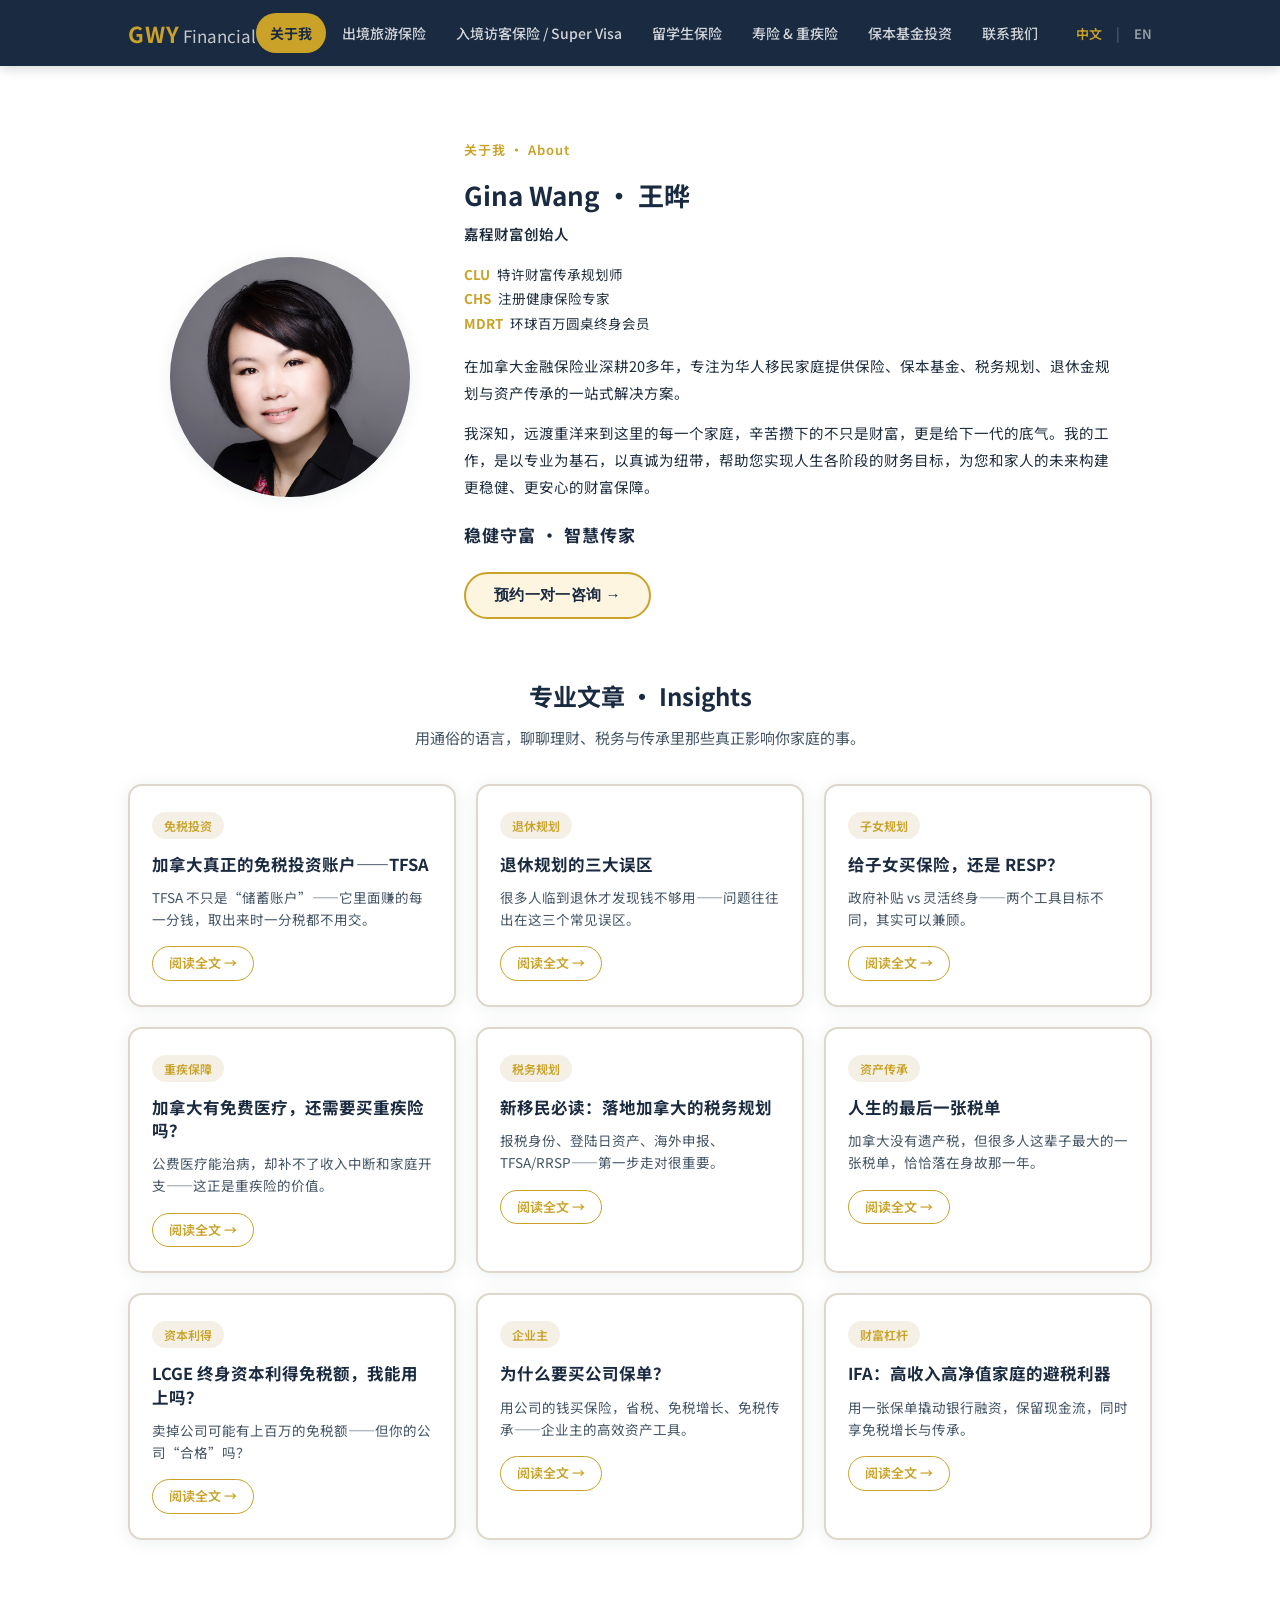
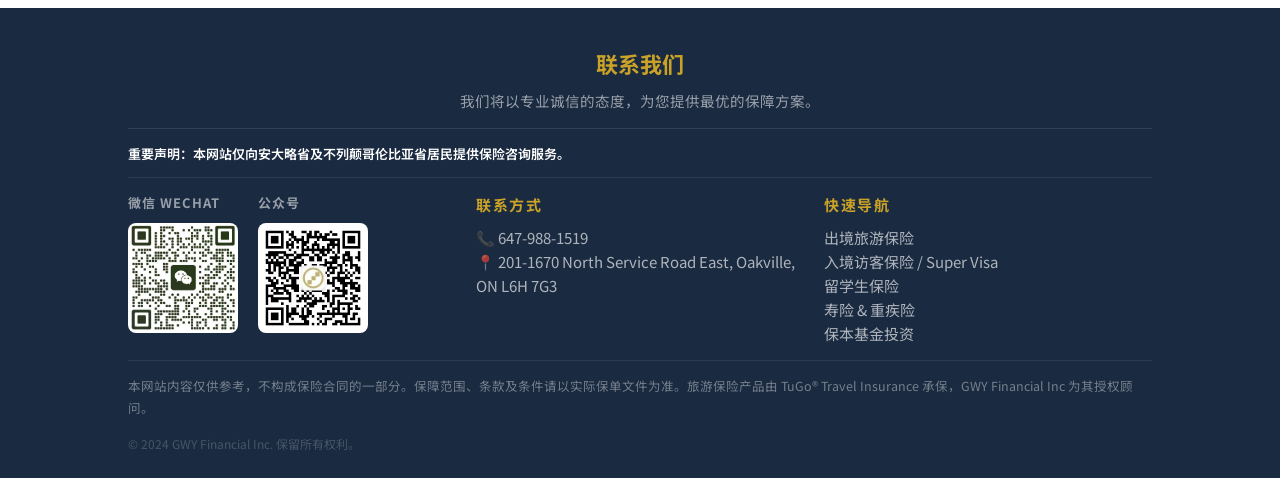
<file: index.html>
<!DOCTYPE html>
<html lang="zh-CN">
<head>
  <meta charset="UTF-8" />
  <meta name="viewport" content="width=device-width, initial-scale=1.0" />
  <title>关于我 | GWY Financial Inc</title>
  <meta name="description" content="嘉程财富 GWY Financial Inc 创始人 Gina Wang —— 为华人移民家庭提供保险理财、保本基金、税务规划、退休金规划与资产传承的一站式服务。" />
  <link rel="stylesheet" href="styles.css?v=6" />
  <link rel="preconnect" href="https://fonts.googleapis.com" />
  <link href="https://fonts.googleapis.com/css2?family=Noto+Sans+SC:wght@300;400;500;700&family=Inter:wght@300;400;500;600;700&display=swap" rel="stylesheet" />
</head>
<body>

<!-- ========== HEADER ========== -->
<header class="site-header">
  <div class="container header-inner">
    <a href="index.html" class="logo">
      <span class="logo-gwy">GWY</span><span class="logo-fin"> Financial</span>
    </a>
    <button class="nav-toggle" aria-label="菜单" onclick="toggleNav()">&#9776;</button>
    <nav class="main-nav" id="mainNav">
      <a href="index.html" class="active" data-i18n="nav.about">关于我</a>
      <a href="services.html#modal-travel"  data-i18n="nav.outbound">出境旅游保险</a>
      <a href="services.html#modal-inbound" data-i18n="nav.inbound">入境访客保险 / Super Visa</a>
      <a href="services.html#modal-student" data-i18n="nav.student">留学生保险</a>
      <a href="services.html#modal-life"    data-i18n="nav.life">寿险 &amp; 重疾险</a>
      <a href="services.html#modal-gif"     data-i18n="nav.gif">保本基金投资</a>
      <a href="#contact-footer" data-i18n="nav.contact">联系我们</a>
    </nav>
    <div class="lang-toggle">
      <button id="btn-zh" class="lang-btn active" onclick="setLang('zh')">中文</button>
      <span class="lang-sep">|</span>
      <button id="btn-en" class="lang-btn"        onclick="setLang('en')">EN</button>
    </div>
  </div>
</header>

<!-- ========== ABOUT / 个人介绍 ========== -->
<section class="section about-section" id="about">
  <div class="container">
    <div class="about-grid">
      <div class="about-photo no-photo">
        <img src="advisor-photo.jpg" alt="顾问照片"
             onload="this.parentNode.classList.remove('no-photo')"
             onerror="this.remove()" />
        <span class="about-photo-ph" data-i18n="about.photo.ph">在此放置您的照片<br/>advisor-photo.jpg</span>
      </div>
      <div class="about-bio">
        <span class="about-eyebrow" data-i18n="about.eyebrow">关于我 · About</span>
        <h2 data-i18n="about.name">Gina Wang · 王晔</h2>
        <p class="about-title" data-i18n="about.title">嘉程财富创始人</p>
        <ul class="about-creds">
          <li data-i18n="about.cred1"><strong>CLU</strong> 特许财富传承规划师</li>
          <li data-i18n="about.cred2"><strong>CHS</strong> 注册健康保险专家</li>
          <li data-i18n="about.cred3"><strong>MDRT</strong> 环球百万圆桌终身会员</li>
        </ul>
        <p data-i18n="about.p1">在加拿大金融保险业深耕20多年，专注为华人移民家庭提供保险、保本基金、税务规划、退休金规划与资产传承的一站式解决方案。</p>
        <p data-i18n="about.p2">我深知，远渡重洋来到这里的每一个家庭，辛苦攒下的不只是财富，更是给下一代的底气。我的工作，是以专业为基石，以真诚为纽带，帮助您实现人生各阶段的财务目标，为您和家人的未来构建更稳健、更安心的财富保障。</p>
        <p class="about-slogan" data-i18n="about.slogan">稳健守富 · 智慧传家</p>
        <div class="about-contact">
          <button type="button" class="btn btn-primary" data-i18n="about.cta" onclick="document.getElementById('aboutReveal').classList.toggle('show')">预约一对一咨询 →</button>
          <div class="about-reveal" id="aboutReveal">
            <a href="tel:6479881519" class="about-phone">📞 647-988-1519</a>
            <div class="about-wechat">
              <img src="gina-wechat-qr.jpg" alt="微信二维码" />
              <span data-i18n="about.wechat">微信扫码联系</span>
            </div>
          </div>
        </div>
      </div>
    </div>

    <div class="about-articles">
      <h3 data-i18n="about.articles.h">专业文章 · Insights</h3>
      <p class="section-sub" data-i18n="about.articles.sub">用通俗的语言，聊聊理财、税务与传承里那些真正影响你家庭的事。</p>
      <div class="article-cards-grid">

        <div class="article-tile" onclick="openModal('modal-art7')">
          <div class="article-tag" data-i18n="about.art7.tag">免税投资</div>
          <h4 data-i18n="about.art7.t">加拿大真正的免税投资账户——TFSA</h4>
          <p data-i18n="about.art7.p">TFSA 不只是“储蓄账户”——它里面赚的每一分钱，取出来时一分税都不用交。</p>
          <span class="tile-cta" data-i18n="about.art.cta">阅读全文 →</span>
        </div>

        <div class="article-tile" onclick="openModal('modal-art1')">
          <div class="article-tag" data-i18n="about.art1.tag">退休规划</div>
          <h4 data-i18n="about.art1.t">退休规划的三大误区</h4>
          <p data-i18n="about.art1.p">很多人临到退休才发现钱不够用——问题往往出在这三个常见误区。</p>
          <span class="tile-cta" data-i18n="about.art.cta">阅读全文 →</span>
        </div>

        <div class="article-tile" onclick="openModal('modal-art8')">
          <div class="article-tag" data-i18n="about.art8.tag">子女规划</div>
          <h4 data-i18n="about.art8.t">给子女买保险，还是 RESP？</h4>
          <p data-i18n="about.art8.p">政府补贴 vs 灵活终身——两个工具目标不同，其实可以兼顾。</p>
          <span class="tile-cta" data-i18n="about.art.cta">阅读全文 →</span>
        </div>

        <div class="article-tile" onclick="openModal('modal-art5')">
          <div class="article-tag" data-i18n="about.art5.tag">重疾保障</div>
          <h4 data-i18n="about.art5.t">加拿大有免费医疗，还需要买重疾险吗？</h4>
          <p data-i18n="about.art5.p">公费医疗能治病，却补不了收入中断和家庭开支——这正是重疾险的价值。</p>
          <span class="tile-cta" data-i18n="about.art.cta">阅读全文 →</span>
        </div>

        <div class="article-tile" onclick="openModal('modal-art2')">
          <div class="article-tag" data-i18n="about.art2.tag">税务规划</div>
          <h4 data-i18n="about.art2.t">新移民必读：落地加拿大的税务规划</h4>
          <p data-i18n="about.art2.p">报税身份、登陆日资产、海外申报、TFSA/RRSP——第一步走对很重要。</p>
          <span class="tile-cta" data-i18n="about.art.cta">阅读全文 →</span>
        </div>

        <div class="article-tile" onclick="openModal('modal-art9')">
          <div class="article-tag" data-i18n="about.art9.tag">资产传承</div>
          <h4 data-i18n="about.art9.t">人生的最后一张税单</h4>
          <p data-i18n="about.art9.p">加拿大没有遗产税，但很多人这辈子最大的一张税单，恰恰落在身故那一年。</p>
          <span class="tile-cta" data-i18n="about.art.cta">阅读全文 →</span>
        </div>

        <div class="article-tile" onclick="openModal('modal-art6')">
          <div class="article-tag" data-i18n="about.art6.tag">资本利得</div>
          <h4 data-i18n="about.art6.t">LCGE 终身资本利得免税额，我能用上吗？</h4>
          <p data-i18n="about.art6.p">卖掉公司可能有上百万的免税额——但你的公司“合格”吗？</p>
          <span class="tile-cta" data-i18n="about.art.cta">阅读全文 →</span>
        </div>

        <div class="article-tile" onclick="openModal('modal-art3')">
          <div class="article-tag" data-i18n="about.art3.tag">企业主</div>
          <h4 data-i18n="about.art3.t">为什么要买公司保单？</h4>
          <p data-i18n="about.art3.p">用公司的钱买保险，省税、免税增长、免税传承——企业主的高效资产工具。</p>
          <span class="tile-cta" data-i18n="about.art.cta">阅读全文 →</span>
        </div>

        <div class="article-tile" onclick="openModal('modal-art4')">
          <div class="article-tag" data-i18n="about.art4.tag">财富杠杆</div>
          <h4 data-i18n="about.art4.t">IFA：高收入高净值家庭的避税利器</h4>
          <p data-i18n="about.art4.p">用一张保单撬动银行融资，保留现金流，同时享免税增长与传承。</p>
          <span class="tile-cta" data-i18n="about.art.cta">阅读全文 →</span>
        </div>

      </div>
    </div>
  </div>
</section>

<!-- ========== FOOTER ========== -->
<footer class="site-footer" id="contact-footer">
  <div class="container footer-inner">
    <div class="footer-advisor">
      <h3 data-i18n="footer.adv.h3">请联系您的顾问 | Contact Your Advisor</h3>
      <p data-i18n="footer.adv.p">我们将以专业诚信的态度，为您提供最优的保障方案。</p>
    </div>
    <p class="footer-disclaimer-highlight" data-i18n="footer.disclaimer">重要声明：本网站仅向安大略省及不列颠哥伦比亚省居民提供保险咨询服务。</p>
    <div class="footer-grid">
      <div class="footer-col">
        <div class="qr-row">
          <div class="qr-item">
            <h4 data-i18n="footer.wechat">微信 WeChat</h4>
            <img src="gina-wechat-qr.jpg" alt="微信二维码" class="qr-img" />
          </div>
          <div class="qr-item">
            <h4>公众号</h4>
            <img src="official-qr.png" alt="公众号二维码" class="qr-img" />
          </div>
        </div>
      </div>
      <div class="footer-col">
        <h4 data-i18n="footer.ct.h4">联系方式</h4>
        <p>📞 <a href="tel:6479881519">647-988-1519</a></p>
        <p>📍 201-1670 North Service Road East, Oakville, ON L6H 7G3</p>
      </div>
      <div class="footer-col">
        <h4 data-i18n="footer.nav.h4">快速导航</h4>
        <p><a href="services.html#modal-travel"  data-i18n="nav.outbound">出境旅游保险</a></p>
        <p><a href="services.html#modal-inbound" data-i18n="nav.inbound">入境访客保险 / Super Visa</a></p>
        <p><a href="services.html#modal-student" data-i18n="nav.student">留学生保险</a></p>
        <p><a href="services.html#modal-life"    data-i18n="nav.life">寿险 &amp; 重疾险</a></p>
        <p><a href="services.html#modal-gif"     data-i18n="tile.gif.h">保本基金投资</a></p>
      </div>
    </div>
    <div class="footer-legal">
      <p data-i18n="footer.legal"></p>
      <p style="margin-top:14px;font-size:12px;opacity:.5" data-i18n="footer.copy">© 2024 GWY Financial Inc. 保留所有权利。</p>
    </div>
  </div>
</footer>

<!-- MODAL OVERLAY -->
<div class="modal-overlay" id="modalOverlay" onclick="closeModal()"></div>

<!-- ── ARTICLE MODALS ── -->
<div class="modal" id="modal-art1" role="dialog" aria-modal="true">
  <div class="modal-header">
    <h2 data-i18n="about.art1.t">退休规划的三大误区</h2>
    <button class="modal-close" onclick="closeModal()" aria-label="关闭">✕</button>
  </div>
  <div class="modal-body article-body">
    <p class="article-lead">退休规划，不是退休前才该做的事。下面这三个误区，几乎每个家庭都踩过——越早避开，退休生活越从容。</p>

    <h4>误区一：靠政府福利就够养老</h4>
    <p>很多人以为有 CPP（养老金）和 OAS（老年金）就能安心退休。事实上，这两项加起来通常只能替代退休前收入的 <strong>30%–40%</strong>，远不足以维持原有的生活水平。</p>
    <p>更要注意 OAS 的“回拨”（Clawback）：当你的退休净收入超过约 $90,000，OAS 就会被逐步扣减，收入越高，能拿到的越少。</p>

    <h4>误区二：RRSP 存得越多越好</h4>
    <p>RRSP 是“延税”，不是“免税”。供款时能减税，但退休提取时 <strong>100% 计为收入</strong>，可能把你推到更高税阶，甚至触发 OAS 回拨。</p>
    <ul>
      <li>聪明的做法是 <strong>RRSP / TFSA / 非注册账户</strong> 三者搭配；</li>
      <li>让未来的提取在不同税务“口袋”之间灵活调配，整体税负更低。</li>
    </ul>

    <h4>误区三：退休了就该把钱全放进 GIC / 现金</h4>
    <p>退休后你可能还要再花 25–30 年，通胀会持续侵蚀购买力。完全保守反而带来“长寿风险”——钱比人先花完。适度的稳健增长，依然必要。</p>

    <h4>解决方案：两个免税退休金工具</h4>
    <p>避开误区之后，这两个工具特别适合用来打造退休后的“免税现金流”：</p>
    <ul>
      <li><strong>TFSA（免税储蓄账户）</strong>：账户内投资的增长与取款<strong>全程免税</strong>；退休后提取不计为应税收入，既不会推高税阶，也不触发 OAS 回拨——是退休现金流里最灵活的“免税口袋”。</li>
      <li><strong>分红储蓄保险（参与型分红保险）</strong>：保单现金价值长期<strong>免税复利</strong>增长；退休后可通过保单贷款 / 提取，获得稳定的“免税”补充收入，而不增加应税收入；同时还附带终身寿险保障与财富传承功能，一举多得。</li>
    </ul>
    <p>一句话：想退休后“少缴税、多到手”，<strong>TFSA</strong> 与<strong>分红储蓄保险</strong>是打造免税退休金的两大利器。</p>

    <p class="article-disclaimer">※ 本文仅作一般信息参考，不构成具体的税务、法律或投资建议。请结合自身情况咨询专业顾问。</p>
  </div>
</div>

<div class="modal" id="modal-art2" role="dialog" aria-modal="true">
  <div class="modal-header">
    <h2 data-i18n="about.art2.t">新移民必读：落地加拿大的税务规划</h2>
    <button class="modal-close" onclick="closeModal()" aria-label="关闭">✕</button>
  </div>
  <div class="modal-body article-body">
    <p class="article-lead">从登陆加拿大那一刻起，你就可能成为“全球征税”的税务居民。落地前后做对几件事，能为未来省下一大笔税。</p>

    <h4>1. 你是“税务居民”吗？</h4>
    <p>加拿大对税务居民按<strong>全球收入</strong>征税——全世界的收入都要申报。判断依据是“居住联系”（住所、配偶子女、经济社会联系），而不只是身份或停留天数。</p>

    <h4>2. 登陆日的“视同购买”——最容易被忽略的省税点</h4>
    <p>成为税务居民当天，你的海外资产被<strong>“视同按当日公允市值买入”</strong>。也就是说，登陆<strong>之前</strong>的增值，加拿大不征税。</p>
    <ul>
      <li>务必保留登陆日各项资产（房产、股票等）的市值证明；</li>
      <li>将来出售时以此为成本基准，避免把登陆前的增值也算进来多缴税。</li>
    </ul>

    <h4>3. 海外资产申报 T1135</h4>
    <p>海外资产成本合计超过 <strong>CAD $100,000</strong>，每年须随报税申报 T1135 表。漏报罚款很重，别忽视。</p>

    <h4>4. 用足免税 / 延税账户</h4>
    <ul>
      <li><strong>TFSA</strong>：增长与取款全免税；</li>
      <li><strong>RRSP</strong>：供款减税、延税增长；</li>
      <li><strong>FHSA</strong>：首次购房，减税又免税；</li>
      <li><strong>RESP</strong>：子女教育，政府还有补贴。</li>
    </ul>

    <h4>5. 第一年就报税</h4>
    <p>即使第一年没有收入，也建议报税：可激活 GST/HST 退税、子女福利（CCB）等。</p>

    <p class="article-disclaimer">※ 本文仅作一般信息参考，不构成具体的税务、法律或投资建议。请结合自身情况咨询专业顾问。</p>
  </div>
</div>

<div class="modal" id="modal-art3" role="dialog" aria-modal="true">
  <div class="modal-header">
    <h2 data-i18n="about.art3.t">为什么要买公司保单？</h2>
    <button class="modal-close" onclick="closeModal()" aria-label="关闭">✕</button>
  </div>
  <div class="modal-body article-body">
    <p class="article-lead">对企业主来说，“用公司买还是用个人买保险”，是一个常被忽略、却能差出很多税的决定。把人寿保险放进公司，往往是更高效的选择。</p>

    <h4>1. 用“更便宜”的钱缴保费</h4>
    <p>公司利润的税率通常低于个人最高税率。用公司的钱缴保费，等于用<strong>成本更低的资金</strong>买同一份保障；若先把钱分红到个人再买，得先缴一道个人所得税。</p>

    <h4>2. 保单内免税增长，还不挤占小企业低税率</h4>
    <ul>
      <li>永久寿险保单内的现金价值<strong>免税复利</strong>增长；</li>
      <li>公司里普通投资的被动收入过高（超过 $50,000/年）会侵蚀小企业低税率额度（SBD）；</li>
      <li>而保险内的增长<strong>不计入</strong>这块，帮你守住公司的低税率。</li>
    </ul>

    <h4>3. 身故赔付经 CDA 免税传承</h4>
    <p>公司收到的身故赔付，扣除保单成本基础（ACB）后的部分会进入<strong>资本股息账户（CDA）</strong>，可作为资本股息<strong>免税</strong>派发给股东或继承人——让公司里“被困住”的财富，以免税方式传给下一代。</p>

    <h4>4. 它还能解决这些问题</h4>
    <ul>
      <li><strong>关键人保障</strong>：核心股东 / 高管身故，赔付帮公司渡过过渡期；</li>
      <li><strong>股东买断协议（Buy-Sell）</strong>：合伙人一方身故，用赔付收购其股份，避免家族与公司纠纷；</li>
      <li><strong>流动性</strong>：用保单现金价值做抵押贷款（如 IFA），保留资金继续投资或经营。</li>
    </ul>

    <h4>适合谁？</h4>
    <ul>
      <li>有盈利、且短期用不到全部利润的公司；</li>
      <li>希望税务高效地积累与传承财富的股东；</li>
      <li>有合伙人、需要安排股权传承的企业。</li>
    </ul>

    <p>一句话：公司保单不只是“保障”，更是企业主<strong>省税、增值、传承</strong>三合一的财务工具。</p>

    <p class="article-disclaimer">※ 本文仅作一般信息参考，不构成具体的税务、法律或投资建议。请结合自身情况咨询专业顾问。</p>
  </div>
</div>

<div class="modal" id="modal-art4" role="dialog" aria-modal="true">
  <div class="modal-header">
    <h2 data-i18n="about.art4.t">IFA：高收入高净值家庭的避税利器</h2>
    <button class="modal-close" onclick="closeModal()" aria-label="关闭">✕</button>
  </div>
  <div class="modal-body article-body">
    <p class="article-lead">IFA（Immediate Financing Arrangement，即时融资安排）在高收入、高净值人群中越来越受欢迎——用<strong>一张永久寿险</strong>，同时实现保障、免税增长、税务优化与现金流保留。</p>

    <h4>它是怎么运作的？</h4>
    <ul>
      <li>购买一份永久型（分红）人寿保险，缴入较大保费；</li>
      <li>以保单的现金价值作抵押，向银行<strong>贷款</strong>，把大部分资金“拿回来”继续投资或投入生意；</li>
      <li>保单内的现金价值持续<strong>免税复利</strong>增长；</li>
      <li>若贷款用于赚取收入，贷款利息（有时还有部分保费成本）可能<strong>税前抵扣</strong>；</li>
      <li>身故时，赔付先偿还贷款，剩余部分（公司持有时）通过 CDA 免税传承给家人。</li>
    </ul>

    <h4>适合谁？</h4>
    <ul>
      <li>持续高收入、现金流稳定；</li>
      <li>名下或公司有可投资的资金需求；</li>
      <li>能理解并承受杠杆与利率波动。</li>
    </ul>

    <h4>要注意什么？</h4>
    <p>这是<strong>杠杆策略</strong>，受利率与保单表现影响，必须由专业团队（顾问 + 会计师）共同设计并持续跟踪。</p>

    <p>一句话：IFA 不是“避税魔法”，而是把<strong>保险、信贷、投资</strong>三者结合的高级现金流与税务工具。</p>

    <p class="article-disclaimer">※ 本文仅作一般信息参考，不构成具体的税务、法律或投资建议。请结合自身情况咨询专业顾问。</p>
  </div>
</div>

<div class="modal" id="modal-art5" role="dialog" aria-modal="true">
  <div class="modal-header">
    <h2 data-i18n="about.art5.t">加拿大有免费医疗，还需要买重疾险吗？</h2>
    <button class="modal-close" onclick="closeModal()" aria-label="关闭">✕</button>
  </div>
  <div class="modal-body article-body">
    <p class="article-lead">很多新移民觉得“加拿大看病免费，重疾险没必要”。但公费医疗治的是“病”，补不了“病带来的经济损失”。</p>

    <h4>公费医疗不覆盖什么？</h4>
    <ul>
      <li>患病期间无法工作的<strong>收入损失</strong>；</li>
      <li>房贷、车贷、孩子学费等照常要还的开支；</li>
      <li>部分自费药物、私立康复 / 护理、海外就医、第二医疗意见；</li>
      <li>家人为照顾你而停工的损失。</li>
    </ul>

    <h4>重疾险补的正是这一块</h4>
    <ul>
      <li>一旦确诊合同约定的重大疾病（癌症、心梗、中风等），<strong>一次性赔付一笔免税现金</strong>；</li>
      <li>这笔钱用途完全自由——补收入、还贷款、请护工、出国治疗都行；</li>
      <li>让你能安心养病，而不是一边治病一边为钱发愁。</li>
    </ul>

    <h4>一个简单的算法</h4>
    <p>假设家庭月开支 $8,000，一场大病康复期 2 年，仅生活开支就约 <strong>$192,000</strong>——这还没算收入中断的部分。</p>

    <p>一句话：公费医疗保你“<strong>治得起病</strong>”，重疾险保你“<strong>病得起</strong>”。两者不是替代，而是互补。</p>

    <p class="article-disclaimer">※ 本文仅作一般信息参考，不构成具体的税务、法律或投资建议。请结合自身情况咨询专业顾问。</p>
  </div>
</div>

<div class="modal" id="modal-art6" role="dialog" aria-modal="true">
  <div class="modal-header">
    <h2 data-i18n="about.art6.t">LCGE 终身资本利得免税额，我能用上吗？</h2>
    <button class="modal-close" onclick="closeModal()" aria-label="关闭">✕</button>
  </div>
  <div class="modal-body article-body">
    <p class="article-lead">如果你拥有一家公司，将来卖掉股份时，可能有一笔<strong>上百万</strong>的“终身资本利得免税额”（LCGE）——但前提是你的公司“合格”。</p>

    <h4>LCGE 是什么？</h4>
    <p>出售“合格小企业公司股份（QSBC）”或合格农场 / 渔业资产时，每人可享有一笔终身资本利得免税额（2026 年起约 <strong>CAD $1.275M</strong>）。用好它，卖公司时这部分增值可以<strong>完全免税</strong>。</p>

    <h4>怎样才算“合格”？（QSBC 三大测试，简化版）</h4>
    <ul>
      <li>公司是<strong>加拿大控股私人公司（CCPC）</strong>；</li>
      <li>出售时，90% 以上资产用于在加拿大<strong>积极经营</strong>业务；</li>
      <li>出售前 24 个月内，50% 以上资产持续用于积极经营，且股份由你或关联人持有。</li>
    </ul>

    <h4>常见“踩雷”点</h4>
    <p>公司里囤积太多闲置现金 / 投资（被动资产），会让股份“不合格”——往往需要提前做“净化（Purification）”，而这些动作通常要在出售前 <strong>2 年</strong>就开始布局。</p>

    <h4>能“倍增”吗？</h4>
    <p>通过让配偶、子女（或家庭信托）合理持股，多个家庭成员可各自动用一份 LCGE，进一步放大免税额度。</p>

    <p>一句话：LCGE 是企业主退出时最大的省税机会之一，但“合格”与“倍增”都需要提前 2 年以上规划。</p>

    <p class="article-disclaimer">※ 本文仅作一般信息参考，不构成具体的税务、法律或投资建议。请结合自身情况咨询专业顾问。</p>
  </div>
</div>

<div class="modal" id="modal-art7" role="dialog" aria-modal="true">
  <div class="modal-header">
    <h2 data-i18n="about.art7.t">加拿大真正的免税投资账户——TFSA</h2>
    <button class="modal-close" onclick="closeModal()" aria-label="关闭">✕</button>
  </div>
  <div class="modal-body article-body">
    <p class="article-lead">很多人把 TFSA 当成“高息储蓄账户”，其实它是加拿大唯一真正“全程免税”的投资账户——账户里赚到的每一分钱，取出来时一分税都不用交。</p>

    <h4>TFSA 到底是什么？</h4>
    <p>TFSA 全称 <strong>Tax-Free Savings Account（免税储蓄账户）</strong>，2009 年推出。名字里的“储蓄”其实有误导——它更像一个“免税外壳”，里面不仅能放现金，还能放 GIC、股票、基金、ETF、债券等投资。</p>
    <ul>
      <li>用<strong>税后的钱</strong>供款；</li>
      <li>账户内的<strong>利息、分红、资本利得全部免税</strong>；</li>
      <li><strong>取款时也完全免税</strong>，且不计入收入、不影响 OAS/GIS 等福利。</li>
    </ul>

    <h4>2026 年能放多少？</h4>
    <ul>
      <li>2026 年度供款额度：<strong>$7,000</strong>（已连续第三年保持 $7,000）；</li>
      <li>若你 <strong>1991 年或更早出生</strong>、自 2009 年起一直是加拿大税务居民、且从未供过款，累计额度最高可达 <strong>$109,000</strong>；</li>
      <li>没用完的额度会自动累积到以后年度，不会作废。</li>
    </ul>

    <h4>最容易踩的坑：取款规则</h4>
    <p>从 TFSA 取出的钱，要到<strong>下一个公历年的 1 月 1 日</strong>才会重新加回你的供款额度。很多人当年取出、又在同年补回，结果造成超额供款，被 CRA 按<strong>每月 1%</strong> 罚款。这是最常见的错误。</p>

    <h4>谁最该把 TFSA 用好？</h4>
    <ul>
      <li>几乎每一位成年税务居民都该有一个；</li>
      <li>收入处于较低税阶、RRSP 抵税效果有限的人；</li>
      <li>需要灵活动用资金的人（应急金、买房首付、过渡资金）——取款免税且不限用途；</li>
      <li>退休人士：TFSA 取款不计入收入，不会触发 OAS 退税（clawback）。</li>
    </ul>

    <h4>TFSA 还是 RRSP？一句话区别</h4>
    <ul>
      <li><strong>RRSP</strong>：供款时抵税、取款时计税，适合“现在高税阶、退休后低税阶”；</li>
      <li><strong>TFSA</strong>：供款时不抵税，但增值和取款全免税、又灵活，适合长期免税增长与随时取用；</li>
      <li>两者并非二选一，<strong>搭配使用</strong>往往最优。</li>
    </ul>

    <p>一句话：别让 TFSA 躺成一个“高息储蓄账户”——把它当成你最宝贵的“免税增长空间”用起来，长期复利的威力会让你惊讶。</p>

    <p class="article-disclaimer">※ 本文仅作一般信息参考，不构成具体的税务、法律或投资建议。请结合自身情况咨询专业顾问。</p>
  </div>
</div>

<div class="modal" id="modal-art8" role="dialog" aria-modal="true">
  <div class="modal-header">
    <h2 data-i18n="about.art8.t">给子女买保险，还是 RESP？</h2>
    <button class="modal-close" onclick="closeModal()" aria-label="关闭">✕</button>
  </div>
  <div class="modal-body article-body">
    <p class="article-lead">“给孩子存钱，是买保险还是开 RESP？”这其实不是非此即彼——两者目标不同，搞清楚再决定，甚至可以兼顾。</p>

    <h4>RESP：为“上学”而生</h4>
    <ul>
      <li>政府补贴 CESG：供款的 20%，每年最高 $500，终身最高 $7,200；</li>
      <li>账户内投资免税增长；</li>
      <li>孩子读大专 / 大学时提取，以孩子较低的税率计税。</li>
      <li>局限：主要用于继续教育；若孩子不升学，补贴要退回、增长部分提取还可能被加税；供款终身上限 $50,000。</li>
    </ul>

    <h4>儿童保险（永久寿险）：为“人生”做准备</h4>
    <ul>
      <li>趁孩子年幼、健康，用极低保费锁定<strong>终身可保性</strong>（将来即使生病也有保障）；</li>
      <li>保单现金价值免税增长，未来可灵活用作首付、创业、补充教育金；</li>
      <li>用途不限于读书，也不受“必须升学”约束。</li>
    </ul>

    <h4>怎么选？</h4>
    <p>不必二选一。常见做法是：<strong>先用 RESP 拿足政府补贴</strong>，再用儿童保险做一份灵活、长期的财富储备，两者互补。</p>

    <p>一句话：RESP 管“上学”，保险管“人生”——能兼顾，孩子的底气最足。</p>

    <p class="article-disclaimer">※ 本文仅作一般信息参考，不构成具体的税务、法律或投资建议。请结合自身情况咨询专业顾问。</p>
  </div>
</div>

<div class="modal" id="modal-art9" role="dialog" aria-modal="true">
  <div class="modal-header">
    <h2 data-i18n="about.art9.t">人生的最后一张税单</h2>
    <button class="modal-close" onclick="closeModal()" aria-label="关闭">✕</button>
  </div>
  <div class="modal-body article-body">
    <p class="article-lead">加拿大没有“遗产税”，但这并不代表你走的时候不用交税——事实上，很多人这辈子最大的一张税单，恰恰落在身故的那一年。</p>

    <h4>为什么会有“最后一张税单”？</h4>
    <p>加拿大税法规定，人在身故时，税务上被<strong>视同把名下几乎所有资产按公平市价变卖了一次</strong>（Deemed Disposition，视同处置），由此产生的税要在你最后一年的报税表上结清。主要包括：</p>
    <ul>
      <li>投资、股票、基金、出租房等的<strong>资本增值</strong>——增值部分的一半计入当年应税收入；</li>
      <li>RRSP / RRIF 的<strong>全部余额</strong>——一次性计入当年收入，可能瞬间被推到最高税阶；</li>
      <li>公司股份、海外资产同样适用。</li>
    </ul>

    <h4>这张税单可能有多大？</h4>
    <p>举个例子：一套增值 80 万的出租房，加上 50 万的 RRSP/RRIF，再加一些投资账户——叠加起来，可能在身故当年产生几十万的税款；而且 RRSP/RRIF 全额计入收入，往往直接落到最高边际税率。</p>

    <h4>哪些可以免或缓？</h4>
    <ul>
      <li><strong>自住房</strong>：一个家庭一套自住房的增值免税；</li>
      <li><strong>配偶顺延（Spousal Rollover）</strong>：资产留给配偶，可把这笔税递延到第二位配偶身故时；</li>
      <li>但“递延”不等于“免除”——到第二代手上时，这笔账迟早要结。</li>
    </ul>

    <h4>真正的难题：钱从哪来？</h4>
    <p>税局要的是<strong>现金</strong>，而你的财富可能锁在房子、RRSP、公司股份里。继承人为了交税，常被迫：</p>
    <ul>
      <li>在不合适的时机贱价急售房产或投资；</li>
      <li>损失本可继续增值的空间，甚至让家族资产缩水。</li>
    </ul>

    <h4>常见的解法</h4>
    <ul>
      <li>用<strong>人寿保险</strong>“对冲”这张税单：用相对较小的保费，换一笔身故时免税到账的赔偿金，正好用来交税，让家人保住房子和资产、不被迫贱卖；</li>
      <li>提前做传承规划：配偶顺延、信托、慈善捐赠抵税等工具组合；</li>
      <li>越早规划，选择越多、成本越低。</li>
    </ul>

    <p>一句话：加拿大虽无遗产税，但“视同变现”这张最后的税单真实存在。提前规划，才能让你辛苦攒下的财富完整地传给下一代，而不是先交给税局。</p>

    <p class="article-disclaimer">※ 本文仅作一般信息参考，不构成具体的税务、法律或投资建议。请结合自身情况咨询专业顾问。</p>
  </div>
</div>

<script src="scripts.js?v=6"></script>
</body>
</html>
</file>
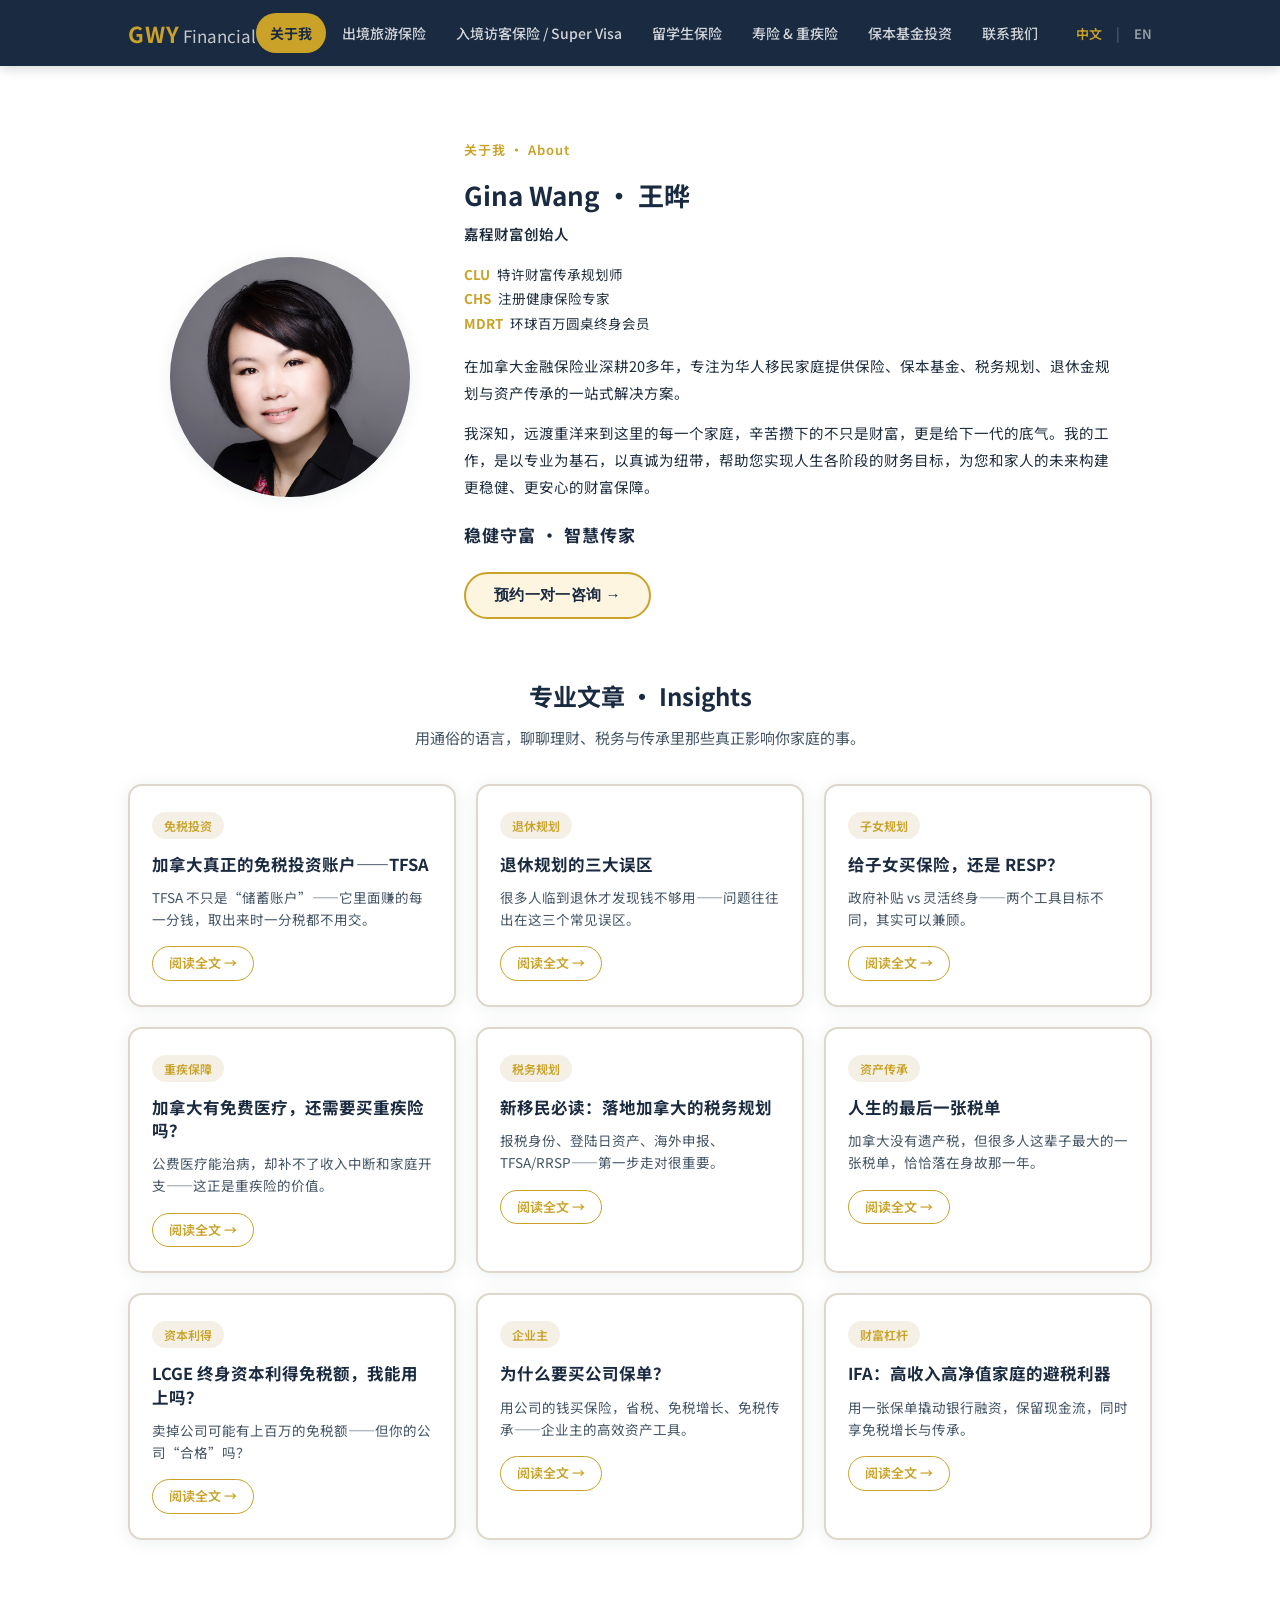
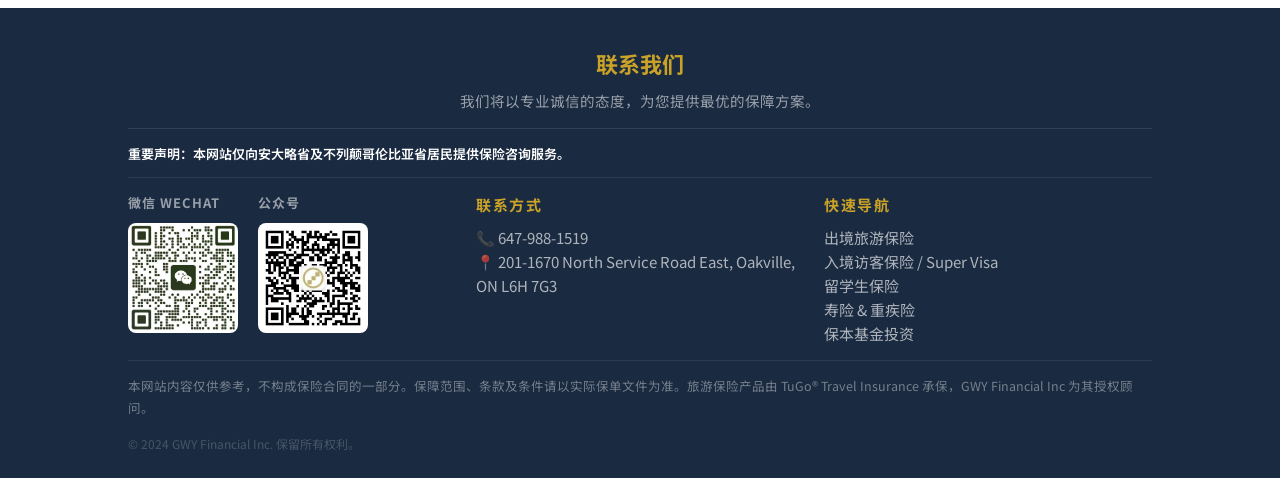
<file: about.html>
<!DOCTYPE html>
<html lang="zh-CN">
<head>
  <meta charset="UTF-8" />
  <title>GWY Financial Inc</title>
  <link rel="canonical" href="https://gwyfinancial.ca/" />
  <meta http-equiv="refresh" content="0; url=/" />
  <script>location.replace('/');</script>
</head>
<body>
  正在跳转… <a href="/">点此进入 GWY Financial Inc</a>
</body>
</html>
</file>
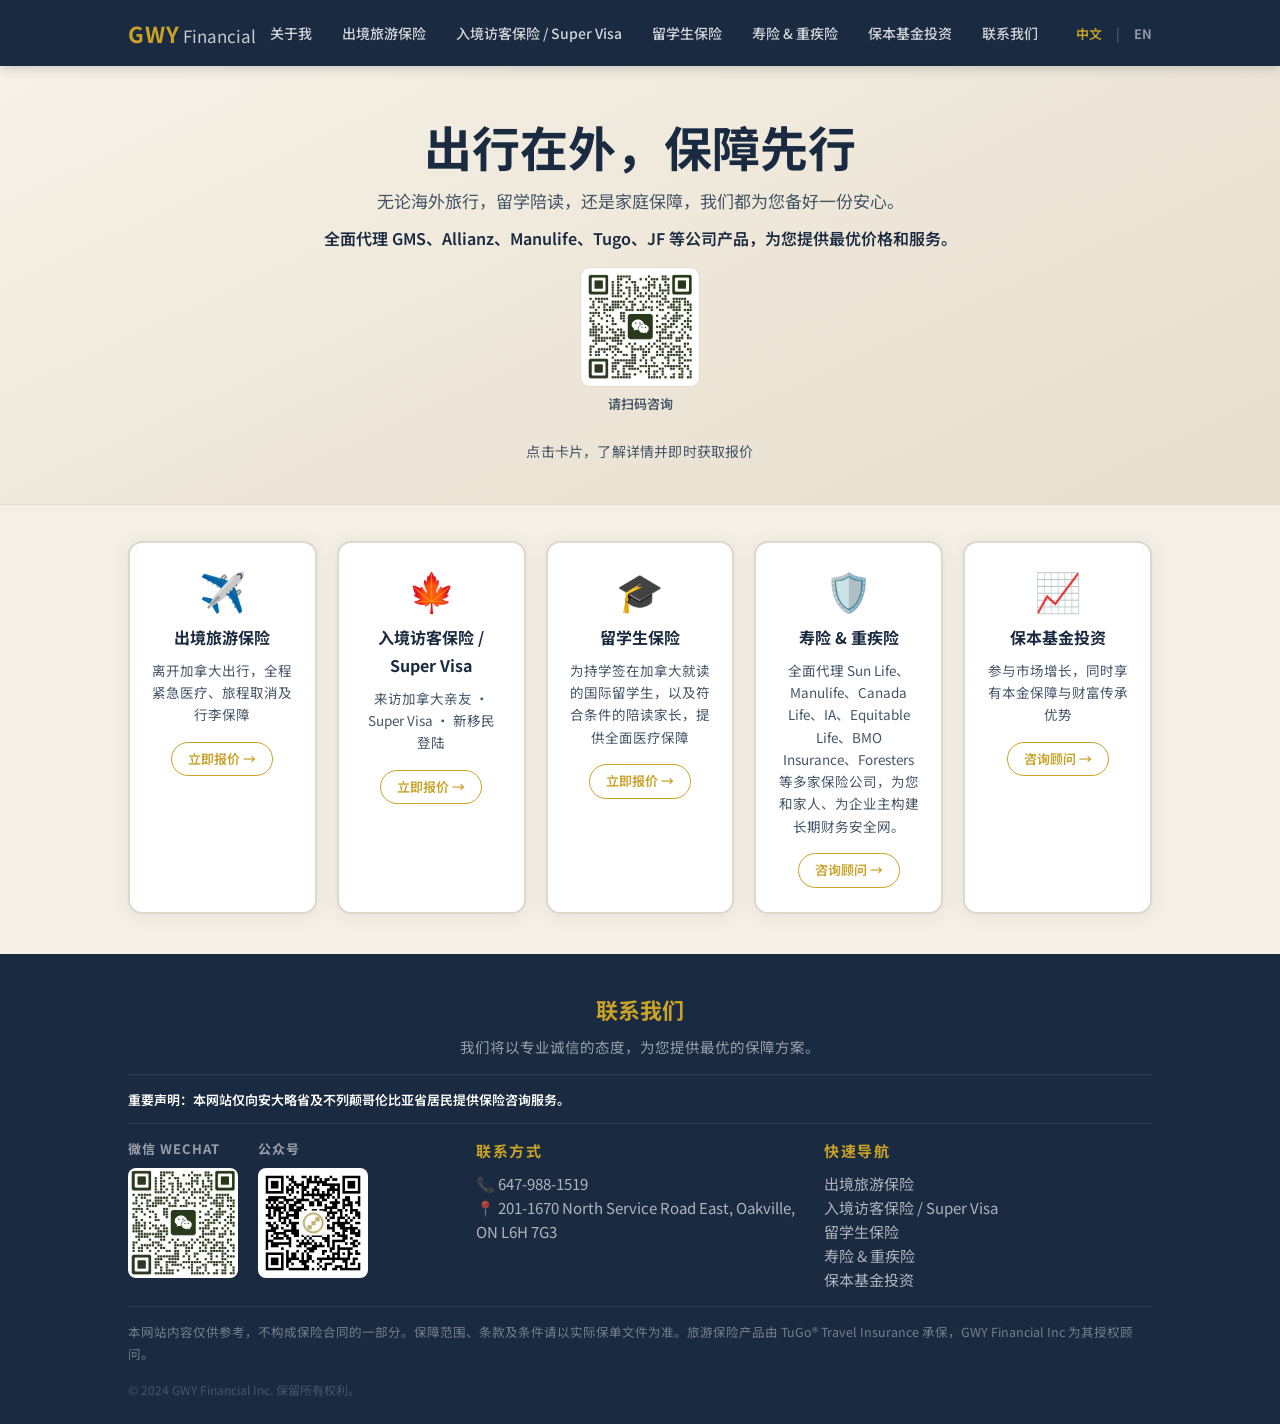
<file: services.html>
<!DOCTYPE html>
<html lang="zh-CN">
<head>
  <meta charset="UTF-8" />
  <meta name="viewport" content="width=device-width, initial-scale=1.0" />
  <title>GWY Financial Inc – 旅游保险 | Travel Insurance</title>
  <meta name="description" content="GWY Financial Inc 为安省及BC省居民提供旅游保险、国际留学生保险及寿险重疾险服务。" />
  <link rel="stylesheet" href="styles.css" />
  <meta name="google-site-verification" content="Ohd4FgPdgi04OuWrJZJlTWRUyqQt8fpjwCcVAbtP_LM" />
  <!-- Open Graph / WeChat share preview -->
  <meta property="og:type" content="website" />
  <meta property="og:url" content="https://gwyfinancial.ca/services.html" />
  <meta property="og:title" content="旅游保险快线 | GWY Financial Inc" />
  <meta property="og:description" content="出境旅游、入境访客、留学生保险、寿险重疾险及保本基金 — 专业服务安省及BC省居民" />
  <meta property="og:image" content="https://gwyfinancial.ca/og-image.png" />
  <meta property="og:image:width" content="1200" />
  <meta property="og:image:height" content="630" />
  <meta name="twitter:card" content="summary_large_image" />
  <link rel="preconnect" href="https://fonts.googleapis.com" />
  <link href="https://fonts.googleapis.com/css2?family=Noto+Sans+SC:wght@300;400;500;700&family=Inter:wght@300;400;500;600;700&display=swap" rel="stylesheet" />
</head>
<body>

<!-- ========== HEADER ========== -->
<header class="site-header">
  <div class="container header-inner">
    <a href="index.html" class="logo">
      <span class="logo-gwy">GWY</span><span class="logo-fin"> Financial</span>
    </a>
    <button class="nav-toggle" aria-label="菜单" onclick="toggleNav()">&#9776;</button>
    <nav class="main-nav" id="mainNav">
      <a href="index.html" data-i18n="nav.about">关于我</a>
      <a href="#" onclick="openModal('modal-travel');return false;" data-i18n="nav.outbound">出境旅游保险</a>
      <a href="#" onclick="openModal('modal-inbound');return false;" data-i18n="nav.inbound">入境访客保险 / Super Visa</a>
      <a href="#" onclick="openModal('modal-student');return false;"  data-i18n="nav.student">留学生保险</a>
      <a href="#" onclick="openModal('modal-life');return false;"     data-i18n="nav.life">寿险 &amp; 重疾险</a>
      <a href="#" onclick="openModal('modal-gif');return false;"      data-i18n="nav.gif">保本基金投资</a>
      <a href="#contact-footer" data-i18n="nav.contact">联系我们</a>
    </nav>
    <div class="lang-toggle">
      <button id="btn-zh" class="lang-btn active" onclick="setLang('zh')">中文</button>
      <span class="lang-sep">|</span>
      <button id="btn-en" class="lang-btn"        onclick="setLang('en')">EN</button>
    </div>
  </div>
</header>

<!-- ========== HERO ========== -->
<section class="hero" id="top">
  <div class="container hero-content">
    <h1 data-i18n="hero.h1">出行在外，保障先行</h1>
    <p class="hero-sub" data-i18n="hero.sub">无论海外旅行，留学陪读，还是家庭保障，我们都为您备好一份安心。</p>
    <p class="hero-agency" data-i18n="hero.agency">全面代理 GMS、Allianz、Manulife、Tugo、JF 等公司产品，为您提供最优价格和服务。</p>
    <div class="hero-qr-cta">
      <img src="gina-wechat-qr.jpg" alt="扫码咨询微信二维码 Ginaw99" class="hero-qr-img" />
      <span class="hero-qr-text" data-i18n="hero.qr">请扫码咨询</span>
    </div>
    <p class="hero-hint" data-i18n="products.sub">点击卡片，了解详情并即时获取报价</p>
  </div>
</section>

<!-- ========== PRODUCT CARDS ========== -->
<section class="section products-grid-section" id="products">
  <div class="container">
    <div class="product-cards-grid">

      <div class="product-tile" onclick="openModal('modal-travel'); setTab('travel','out');">
        <div class="tile-icon">✈️</div>
        <h3 data-i18n="tile.out.h">出境旅游保险</h3>
        <p data-i18n="tile.out.p">离开加拿大出行，全程紧急医疗、旅程取消及行李保障</p>
        <span class="tile-cta" data-i18n="tile.cta">立即报价 →</span>
      </div>

      <div class="product-tile" onclick="openModal('modal-inbound');">
        <div class="tile-icon">🍁</div>
        <h3 data-i18n="tile.in.h">入境访客保险 / Super Visa</h3>
        <p data-i18n="tile.in.p">来访加拿大亲友 · Super Visa · 新移民登陆</p>
        <span class="tile-cta" data-i18n="tile.cta">立即报价 →</span>
      </div>

      <div class="product-tile" onclick="openModal('modal-student'); setTab('student','sp');">
        <div class="tile-icon">🎓</div>
        <h3 data-i18n="tile.student.h">留学生保险</h3>
        <p data-i18n="tile.student.p">为持学签在加拿大就读的国际留学生，以及符合条件的陪读家长，提供全面医疗保障</p>
        <span class="tile-cta" data-i18n="tile.cta">立即报价 →</span>
      </div>

      <div class="product-tile" onclick="openModal('modal-life');">
        <div class="tile-icon">🛡️</div>
        <h3 data-i18n="tile.life.h">寿险 &amp; 重疾险</h3>
        <p data-i18n="tile.life.p">全面代理 Sun Life、Manulife、Canada Life、IA、Equitable Life、BMO Insurance、Foresters 等多家保险公司，为您和家人、为企业主构建长期财务安全网。</p>
        <span class="tile-cta" data-i18n="tile.life.cta">咨询顾问 →</span>
      </div>

      <div class="product-tile" onclick="openModal('modal-gif');">
        <div class="tile-icon">📈</div>
        <h3 data-i18n="tile.gif.h">保本基金投资</h3>
        <p data-i18n="tile.gif.p">参与市场增长，同时享有本金保障与财富传承优势</p>
        <span class="tile-cta" data-i18n="tile.life.cta">咨询顾问 →</span>
      </div>


    </div>
  </div>
</section>

<!-- ========== FOOTER ========== -->
<footer class="site-footer" id="contact-footer">
  <div class="container footer-inner">
    <div class="footer-advisor">
      <h3 data-i18n="footer.adv.h3">请联系您的顾问 | Contact Your Advisor</h3>
      <p data-i18n="footer.adv.p">我们将以专业诚信的态度，为您提供最优的保障方案。</p>
    </div>
    <p class="footer-disclaimer-highlight" data-i18n="footer.disclaimer">重要声明：本网站仅向安大略省及不列颠哥伦比亚省居民提供保险咨询服务。</p>
    <div class="footer-grid">
      <div class="footer-col">
        <div class="qr-row">
          <div class="qr-item">
            <h4 data-i18n="footer.wechat">微信 WeChat</h4>
            <img src="gina-wechat-qr.jpg" alt="微信二维码 Ginaw99" class="qr-img" />
          </div>
          <div class="qr-item">
            <h4>公众号</h4>
            <img src="official-qr.png" alt="公众号二维码" class="qr-img" />
          </div>
        </div>
      </div>
      <div class="footer-col">
        <h4 data-i18n="footer.ct.h4">联系方式</h4>
        <p>📞 <a href="tel:6479881519">647-988-1519</a></p>
        <p>📍 201-1670 North Service Road East, Oakville, ON L6H 7G3</p>
      </div>
      <div class="footer-col">
        <h4 data-i18n="footer.nav.h4">快速导航</h4>
        <p><a href="#" onclick="openModal('modal-travel');return false;" data-i18n="nav.outbound">出境旅游保险</a></p>
        <p><a href="#" onclick="openModal('modal-inbound');return false;" data-i18n="nav.inbound">入境访客保险 / Super Visa</a></p>
        <p><a href="#" onclick="openModal('modal-student');return false;" data-i18n="nav.student">留学生保险</a></p>
        <p><a href="#" onclick="openModal('modal-life');return false;" data-i18n="nav.life">寿险 &amp; 重疾险</a></p>
        <p><a href="#" onclick="openModal('modal-gif');return false;" data-i18n="tile.gif.h">保本基金投资</a></p>
      </div>
    </div>
    <div class="footer-legal">
      <p data-i18n="footer.legal"></p>
      <p style="margin-top:14px;font-size:12px;opacity:.5" data-i18n="footer.copy">© 2024 GWY Financial Inc. 保留所有权利。</p>
    </div>
  </div>
</footer>

<!-- ========================================================
     MODALS
     ======================================================== -->

<!-- MODAL OVERLAY -->
<div class="modal-overlay" id="modalOverlay" onclick="closeModal()"></div>

<!-- ── MODAL 1: 旅游保险 ── -->
<div class="modal" id="modal-travel" role="dialog" aria-modal="true">
  <div class="modal-header">
    <h2>✈️ <span data-i18n="nav.outbound">出境旅游保险</span></h2>
    <button class="modal-close" onclick="closeModal()" aria-label="关闭">✕</button>
  </div>
  <div class="modal-body">
    <p data-i18n="travel.out.p">适合居住在安省或BC省、前往海外旅行的居民，涵盖紧急医疗、旅程取消/中断、行李丢失等保障。</p>
    <ul class="feature-list">
      <li data-i18n="travel.out.f1">✅ 紧急医疗及住院保障</li>
      <li data-i18n="travel.out.f2">✅ 旅程取消 / 中断赔偿</li>
      <li data-i18n="travel.out.f3">✅ 行李及随身物品保障</li>
      <li data-i18n="travel.out.f4">✅ 24小时紧急援助热线</li>
    </ul>
    <div class="modal-cta-box">
      <a href="https://shop.tugo.com/store/EXC829" target="_blank" rel="noopener" class="btn btn-primary btn-lg" data-i18n="tugo.widget.quote">立即在线报价 / Get a Quote</a>
      <p class="cta-note" data-i18n="cta.note">由 TuGo Travel Insurance 提供 · 在线购买后，保单即时发送至您的邮箱</p>
    </div>

    <!-- Claims info -->
    <details class="modal-details">
      <summary data-i18n="claims.h3">📋 如何办理理赔</summary>
      <div class="steps">
        <div class="step"><div class="step-num">1</div><div><strong data-i18n="claims.s1.t">紧急情况先就医</strong><p data-i18n="claims.s1.p">若发生医疗紧急状况，请先就医，同时尽快拨打 TuGo 24小时援助热线。</p></div></div>
        <div class="step"><div class="step-num">2</div><div><strong data-i18n="claims.s2.t">联系 TuGo 援助热线</strong><p data-i18n="claims.s2.p">北美免费：<strong>1-800-387-4357</strong> &nbsp;|&nbsp; 国际直拨：<strong>+1-416-340-0049</strong></p></div></div>
        <div class="step"><div class="step-num">3</div><div><strong data-i18n="claims.s3.t">提交理赔申请</strong><p data-i18n="claims.s3.p">登录 <a href="https://www.tugo.com/claims" target="_blank" rel="noopener">tugo.com/claims</a> 提交理赔材料。</p></div></div>
      </div>
    </details>

    <details class="modal-details">
      <summary data-i18n="faq.h3">❓ 常见问题</summary>
      <div class="faq-list">
        <details><summary data-i18n="faq.q1">保险覆盖哪些国家/地区？</summary><p data-i18n="faq.a1"></p></details>
        <details><summary data-i18n="faq.q2">已有既往症是否可以投保？</summary><p data-i18n="faq.a2"></p></details>
        <details><summary data-i18n="faq.q3">购买后可以修改出行日期吗？</summary><p data-i18n="faq.a3"></p></details>
        <details><summary data-i18n="faq.q5">我是安省或BC省以外的省份居民，可以购买吗？</summary><p data-i18n="faq.a5"></p></details>
      </div>
    </details>
  </div>
</div>

<!-- ── MODAL 1b: 入境访客 / Super Visa ── -->
<div class="modal" id="modal-inbound" role="dialog" aria-modal="true">
  <div class="modal-header">
    <h2>🍁 <span data-i18n="modal.inbound.title">入境访客保险</span></h2>
    <button class="modal-close" onclick="closeModal()" aria-label="关闭">✕</button>
  </div>
  <div class="modal-body">
    <ul class="feature-list">
      <li data-i18n="travel.in.f1">✅ 紧急医疗及住院保障</li>
      <li data-i18n="travel.in.f2">✅ 等待期内新移民医疗保障</li>
      <li data-i18n="travel.in.f3">✅ 可按日计费，灵活选择保障天数</li>
      <li data-i18n="travel.in.f4">✅ 24小时中英文紧急援助</li>
      <li data-i18n="travel.in.f6">✅ Super Visa 保额可达 $100,000+</li>
    </ul>
    <div class="modal-cta-box">
      <a href="https://shop.tugo.com/store/EXC829" target="_blank" rel="noopener" class="btn btn-primary btn-lg" data-i18n="tugo.widget.quote">立即在线报价 / Get a Quote</a>
      <p class="cta-note" data-i18n="cta.note">由 TuGo Travel Insurance 提供 · 在线购买后，保单即时发送至您的邮箱</p>
    </div>

    <details class="modal-details">
      <summary data-i18n="claims.h3">📋 如何办理理赔</summary>
      <div class="steps">
        <div class="step"><div class="step-num">1</div><div><strong data-i18n="claims.s1.t">紧急情况先就医</strong><p data-i18n="claims.s1.p">若发生医疗紧急状况，请先就医，同时尽快拨打 TuGo 24小时援助热线。</p></div></div>
        <div class="step"><div class="step-num">2</div><div><strong data-i18n="claims.s2.t">联系 TuGo 援助热线</strong><p data-i18n="claims.s2.p">北美免费：<strong>1-800-387-4357</strong> &nbsp;|&nbsp; 国际直拨：<strong>+1-416-340-0049</strong></p></div></div>
        <div class="step"><div class="step-num">3</div><div><strong data-i18n="claims.s3.t">提交理赔申请</strong><p data-i18n="claims.s3.p">登录 <a href="https://www.tugo.com/claims" target="_blank" rel="noopener">tugo.com/claims</a> 提交理赔材料。</p></div></div>
      </div>
    </details>

    <details class="modal-details">
      <summary data-i18n="faq.h3">❓ 常见问题</summary>
      <div class="faq-list">
        <details><summary data-i18n="inbound.faq.q1">Super Visa 保险有哪些硬性要求？</summary><p data-i18n="inbound.faq.a1"></p></details>
        <details><summary data-i18n="inbound.faq.q2">Super Visa 保险可以退款吗？</summary><p data-i18n="inbound.faq.a2"></p></details>
        <details><summary data-i18n="inbound.faq.q3">父母/祖父母回国后保单还有效吗？</summary><p data-i18n="inbound.faq.a3"></p></details>
        <details><summary data-i18n="inbound.faq.q4">访客提前回国，保费能退吗？</summary><p data-i18n="inbound.faq.a4">可以申请退费。如果保障期间内没有发生任何理赔，提供回国登机牌，即可申请退还未使用天数对应的保费，扣除 $25 手续费。</p></details>
      </div>
    </details>
  </div>
</div>

<!-- ── MODAL 2: 留学生保险 ── -->
<div class="modal" id="modal-student" role="dialog" aria-modal="true">
  <div class="modal-header">
    <h2 data-i18n="student.h2">🎓 留学生 &amp; 陪读家长保险</h2>
    <button class="modal-close" onclick="closeModal()" aria-label="关闭">✕</button>
  </div>
  <div class="modal-body">
    <div class="tab-bar">
      <button class="tab-btn active" id="tab-student-sp" onclick="setTab('student','sp')">
        <span data-i18n="student.tab.s">👩‍🎓 留学生保险</span>
      </button>
      <button class="tab-btn" id="tab-student-pp" onclick="setTab('student','pp')">
        <span data-i18n="student.tab.p">👨‍👩‍👧 陪读家长保险</span>
      </button>
    </div>

    <!-- Student -->
    <div class="tab-panel" id="student-sp">
      <p data-i18n="student.s.p">专为持学签在加拿大就读的留学生设计，在省级健康保险不覆盖或等待期间提供全面医疗保障。</p>
      <ul class="feature-list">
        <li data-i18n="student.s.f1">✅ 门诊 / 住院紧急医疗</li>
        <li data-i18n="student.s.f2">✅ 处方药物保障</li>
        <li data-i18n="student.s.f3">✅ 牙科急症保障</li>
        <li data-i18n="student.s.f4">✅ 视力检查</li>
        <li data-i18n="student.s.f5">✅ 心理健康咨询</li>
        <li data-i18n="student.s.f6">✅ 紧急医疗转运及遣返</li>
      </ul>
      <div class="modal-cta-box">
        <a href="https://shop.tugo.com/store/EXC829" target="_blank" rel="noopener" class="btn btn-primary btn-lg" data-i18n="tugo.widget.quote">立即在线报价 / Get a Quote</a>
        <p class="cta-note" data-i18n="cta.note">由 TuGo Travel Insurance 提供 · 保单即时发送至邮箱</p>
      </div>
    </div>

    <!-- Parent -->
    <div class="tab-panel hidden" id="student-pp">
      <p style="font-size:14px;color:var(--text-mid);margin-bottom:16px;" data-i18n="pp.intro">留学生父母来加拿大陪读，可以作为 <strong>Family Member（家庭成员）</strong>购买 TuGo 留学生保险，享受优惠价格。需满足以下条件：</p>

      <div class="condition-list">
        <div class="condition-item">
          <div class="condition-num">1</div>
          <div>
            <strong data-i18n="pp.c1.t">留学生本人须符合 TuGo 国际学生保险资格</strong>
            <p data-i18n="pp.c1.p">在加拿大全职或兼职就读，已投保或符合投保 TuGo 留学生保险资格</p>
          </div>
        </div>
        <div class="condition-item">
          <div class="condition-num">2</div>
          <div>
            <strong data-i18n="pp.c2.t">属于留学生的直系家庭成员</strong>
            <p data-i18n="pp.c2.p">父母可作为家庭成员投保</p>
          </div>
        </div>
        <div class="condition-item">
          <div class="condition-num">3</div>
          <div>
            <strong data-i18n="pp.c3.t">与留学生在加拿大共同居住</strong>
            <p data-i18n="pp.c3.p">须与留学生居住在同一地址、保障期间相同。如仅为短期探望，建议购买入境访客保险</p>
          </div>
        </div>
        <div class="condition-item">
          <div class="condition-num">4</div>
          <div>
            <strong data-i18n="pp.c4.t">年龄须在 15天 至 59岁 之间</strong>
            <p data-i18n="pp.c4.p">60岁及以上的家长，建议购买入境访客保险</p>
          </div>
        </div>
        <div class="condition-item">
          <div class="condition-num">5</div>
          <div>
            <strong data-i18n="pp.c5.t">满足基本健康要求</strong>
            <p data-i18n="pp.c5.p">不能在医生建议不宜旅行的情况下入境；未被诊断为绝症；未接受或被建议接受姑息治疗</p>
          </div>
        </div>
      </div>

      <div class="modal-cta-box">
        <a href="https://shop.tugo.com/store/EXC829" target="_blank" rel="noopener" class="btn btn-primary btn-lg" data-i18n="tugo.widget.quote">立即在线报价 / Get a Quote</a>
        <p class="cta-note" data-i18n="cta.note">由 TuGo Travel Insurance 提供 · 在线购买后，保单即时发送至您的邮箱</p>
      </div>
    </div>

    <details class="modal-details">
      <summary data-i18n="claims.h3">📋 如何办理理赔</summary>
      <div class="steps">
        <div class="step"><div class="step-num">1</div><div><strong data-i18n="claims.s1.t">紧急情况先就医</strong><p data-i18n="claims.s1.p">若发生医疗紧急状况，请先就医，同时尽快拨打 TuGo 24小时援助热线。</p></div></div>
        <div class="step"><div class="step-num">2</div><div><strong data-i18n="claims.s2.t">联系 TuGo 援助热线</strong><p data-i18n="claims.s2.p">北美免费：<strong>1-800-387-4357</strong> &nbsp;|&nbsp; 国际直拨：<strong>+1-416-340-0049</strong></p></div></div>
        <div class="step"><div class="step-num">3</div><div><strong data-i18n="claims.s3.t">提交理赔申请</strong><p data-i18n="claims.s3.p">登录 <a href="https://www.tugo.com/claims" target="_blank" rel="noopener">tugo.com/claims</a> 提交理赔材料。</p></div></div>
      </div>
    </details>

    <details class="modal-details">
      <summary data-i18n="faq.h3">❓ 常见问题</summary>
      <div class="faq-list">
        <details><summary data-i18n="sfaq.q1">留学生是否必须购买额外医疗保险？</summary><p data-i18n="sfaq.a1"></p></details>
        <details><summary data-i18n="sfaq.q3">陪读家长回国后保单还有效吗？</summary><p data-i18n="sfaq.a3"></p></details>
        <details><summary data-i18n="sfaq.q4">保险可以中途取消并退款吗？</summary><p data-i18n="sfaq.a4"></p></details>
      </div>
    </details>
  </div>
</div>

<!-- ── MODAL 3: 寿险 & 重疾险 ── -->
<div class="modal" id="modal-life" role="dialog" aria-modal="true">
  <div class="modal-header">
    <h2 data-i18n="life.h2">🛡️ 寿险 &amp; 重疾险</h2>
    <button class="modal-close" onclick="closeModal()" aria-label="关闭">✕</button>
  </div>
  <div class="modal-body">
    <p style="margin-bottom:20px" data-i18n="life.sub">全面代理 Sun Life、Manulife、Canada Life、IA、Equitable Life、BMO Insurance、Foresters 等多家保险公司，为您和家人，为企业主构建长期财务安全网。</p>

    <div class="life-cards-grid">
      <div class="life-mini-card">
        <div class="life-card-icon">🏠</div>
        <h4>🏠 Term | 定期寿险</h4>
        <p data-i18n="life.term.desc">若投保人在指定期限内（10年、20年等）身故，受益人获得免税赔偿金。</p>
        <ul style="margin-top:8px;padding-left:0;list-style:none;">
          <li data-i18n="life.term.l1">✅ 保费低，保额大</li>
          <li data-i18n="life.term.l2">✅ 投保年龄 18–85 岁，最高保障至 85 岁</li>
          <li data-i18n="life.term.l3">✅ 可在一定年限内免体检转换为终身保险</li>
          <li data-i18n="life.term.l4">ℹ️ 不适合做遗产规划工具</li>
        </ul>
      </div>
      <div class="life-mini-card">
        <div class="life-card-icon">🌱</div>
        <h4>🌱 Participating Whole Life | 分红保险</h4>
        <p data-i18n="life.par.desc">集终身保障、免税退休金和财富传承于一体，是家庭资产配置中的重要防御性资产。</p>
        <ul style="margin-top:8px;padding-left:0;list-style:none;">
          <li data-i18n="life.par.l1">✅ 免税复利稳健积累财富</li>
          <li data-i18n="life.par.l2">✅ 隔离债权人追讨</li>
          <li data-i18n="life.par.l3">✅ 免遗产认证，直接传承受益人</li>
          <li data-i18n="life.par.l5">✅ 可抵押银行贷款</li>
          <li data-i18n="life.par.l6">✅ 遗产规划的重要工具</li>
        </ul>
      </div>
      <div class="life-mini-card">
        <div class="life-card-icon">💡</div>
        <h4>💡 Universal Life | 万能寿险</h4>
        <p data-i18n="life.ul.desc">终身保险 + 投资账户，灵活调整。可在一定额度内选购保单内置的基金投资，获得长期免税增长，也可以只买保险不投资。</p>
        <ul style="margin-top:8px;padding-left:0;list-style:none;">
          <li data-i18n="life.ul.l1">✅ 终身寿险保障</li>
          <li data-i18n="life.ul.l2">✅ 保单内置基金，免税长期增长</li>
          <li data-i18n="life.ul.l4">✅ 遗产规划的重要工具</li>
        </ul>
      </div>
      <div class="life-mini-card">
        <div class="life-card-icon">❤️‍🩹</div>
        <h4>❤️‍🩹 Critical Illness | 重大疾病险</h4>
        <p data-i18n="life.ci.desc">早期赔付 + 全额赔付，为健康筑起财务防线。为癌症、中风、心脏病、心脏搭桥等 25+ 种重大疾病提供财务保障，一旦确诊即可获得免税理赔金。</p>
        <ul style="margin-top:8px;padding-left:0;list-style:none;">
          <li data-i18n="life.ci.l1">✅ 理赔金一次性免税发放，资金用途不受限制</li>
          <li data-i18n="life.ci.l2">✅ Best Doctors® 最佳医生服务，免费提供第二医学意见</li>
          <li data-i18n="life.ci.l4">✅ 可选有条件退还保费条款（ROP）</li>
        </ul>
      </div>
    </div>


    <!-- Contact Form -->
    <details class="modal-details" open>
      <summary data-i18n="form.h3">📩 留下联系方式，顾问尽快回复</summary>
      <form id="lifeForm" onsubmit="submitForm(event)" style="margin-top:16px">
        <div class="form-grid">
          <div class="form-group">
            <label data-i18n="form.name.l">姓名 <span class="req">*</span></label>
            <input type="text" name="name" required data-i18n-ph="ph.name" placeholder="您的姓名" />
          </div>
          <div class="form-group">
            <label data-i18n="form.phone.l">电话 <span class="req">*</span></label>
            <input type="tel" name="phone" required data-i18n-ph="ph.phone" placeholder="647-xxx-xxxx" />
          </div>
          <div class="form-group">
            <label data-i18n="form.email.l">电子邮箱</label>
            <input type="email" name="email" data-i18n-ph="ph.email" placeholder="your@email.com" />
          </div>
          <div class="form-group">
            <label data-i18n="form.prov.l">所在省份 <span class="req">*</span></label>
            <select name="province" required>
              <option value="" data-i18n="form.prov.ph">请选择</option>
              <option value="ON">安大略省（Ontario）</option>
              <option value="BC">不列颠哥伦比亚省（BC）</option>
            </select>
          </div>
        </div>
        <div class="form-group full-width" style="margin-bottom:16px">
          <label data-i18n="form.int.l">感兴趣的产品</label>
          <div class="checkbox-group">
            <label><input type="checkbox" name="interest" value="term-life" /><span data-i18n="form.int.1">定期寿险</span></label>
            <label><input type="checkbox" name="interest" value="par-life" /><span data-i18n="form.int.par">分红保险</span></label>
            <label><input type="checkbox" name="interest" value="whole-life" /><span data-i18n="form.int.ul">万能寿险</span></label>
            <label><input type="checkbox" name="interest" value="ci" /><span data-i18n="form.int.3">重大疾病险</span></label>
            <label><input type="checkbox" name="interest" value="other" /><span data-i18n="form.int.4">其他</span></label>
          </div>
        </div>
        <div class="form-group full-width" style="margin-bottom:16px">
          <label data-i18n="form.msg.l">留言（可选）</label>
          <textarea name="message" rows="3" placeholder="您的问题或需求..."></textarea>
        </div>
        <div class="form-group full-width" style="margin-bottom:20px">
          <label class="checkbox-label">
            <input type="checkbox" name="consent" required />
            <span data-i18n="form.consent">我同意 GWY Financial Inc 的顾问通过电话或邮件联系我，以提供保险咨询服务。</span>
          </label>
        </div>
        <button type="submit" class="btn btn-primary btn-lg" data-i18n="form.submit">提交咨询请求</button>
        <div id="formSuccess" class="form-success hidden" data-i18n="form.success"></div>
        <div id="formError" class="form-error hidden"><span data-i18n="form.error">❌ 提交失败，请直接发送邮件至</span> <a href="mailto:gwyfinancial@gmail.com">gwyfinancial@gmail.com</a></div>
      </form>
    </details>
  </div>
</div>

<!-- ── MODAL 4: 保本基金投资 ── -->
<div class="modal" id="modal-gif" role="dialog" aria-modal="true">
  <div class="modal-header">
    <h2>📈 <span data-i18n="tile.gif.h">保本基金投资</span></h2>
    <button class="modal-close" onclick="closeModal()" aria-label="关闭">✕</button>
  </div>
  <div class="modal-body">

    <!-- What is it -->
    <p style="margin-bottom:20px;font-size:14px;color:var(--text-mid)" data-i18n="gif.desc">保本基金（Segregated Fund）是由保险公司发行的投资产品，兼具基金增长潜力和本金保障功能。投资方式与互惠基金（Mutual Fund）类似，但额外增加了保险合同的保障特点。适合希望兼顾增长与保障的投资者，企业主及专业人士，重视遗产规划和财富传承的家庭。</p>

    <!-- Investment Account Types -->
    <h4 style="font-size:14px;font-weight:700;color:var(--navy);margin-bottom:14px" data-i18n="invest.section.title">投资账户选择</h4>
    <div class="invest-cards-grid" style="margin-bottom:28px">

      <div class="invest-card">
        <div class="invest-card-header tfsa">
          <span class="invest-icon">💰</span>
          <div>
            <div class="invest-acct">TFSA</div>
            <div class="invest-name" data-i18n="invest.tfsa.name">免税储蓄计划</div>
          </div>
        </div>
        <ul class="invest-list">
          <li data-i18n="invest.tfsa.l1">投资增长与取款均 <strong>免税</strong></li>
          <li data-i18n="invest.tfsa.l2">2026年累计供款上限为 $109,500</li>
          <li data-i18n="invest.tfsa.l3">适合18岁以上加拿大税务居民</li>
          <li data-i18n="invest.tfsa.l4">取款后额度次年恢复，灵活支配</li>
          <li class="no-dot" data-i18n="invest.tfsa.l5">⚠️ 取款后当年不能存回，否则有罚款</li>
        </ul>
      </div>

      <div class="invest-card">
        <div class="invest-card-header rrsp">
          <span class="invest-icon">🏖️</span>
          <div>
            <div class="invest-acct">RRSP</div>
            <div class="invest-name" data-i18n="invest.rrsp.name">注册退休储蓄计划</div>
          </div>
        </div>
        <ul class="invest-list">
          <li data-i18n="invest.rrsp.l1">供款当年 <strong>减税</strong></li>
          <li data-i18n="invest.rrsp.l2">账户内免税增长，取款时 100% 算收入</li>
          <li data-i18n="invest.rrsp.l3">供款额度为上年收入的 18%（2026年上限 $33,810）</li>
          <li data-i18n="invest.rrsp.l4">71岁前须转入RRIF或购买年金</li>
        </ul>
      </div>

      <div class="invest-card">
        <div class="invest-card-header fhsa">
          <span class="invest-icon">🏠</span>
          <div>
            <div class="invest-acct">FHSA</div>
            <div class="invest-name" data-i18n="invest.fhsa.name">首次购房储蓄计划</div>
          </div>
        </div>
        <ul class="invest-list">
          <li data-i18n="invest.fhsa.l1">供款当年 <strong>减税</strong> + 购房取款 <strong>免税</strong></li>
          <li data-i18n="invest.fhsa.l2">每年供款上限 $8,000，终身上限 $40,000</li>
          <li data-i18n="invest.fhsa.l3">仅限首次购房者开户</li>

          <li data-i18n="invest.fhsa.l5">账户最长持有年限 15 年</li>
          <li data-i18n="invest.fhsa.l6">如果一直没买房，可免税转入 RRSP</li>
        </ul>
      </div>

      <div class="invest-card">
        <div class="invest-card-header resp">
          <span class="invest-icon">🎓</span>
          <div>
            <div class="invest-acct">RESP</div>
            <div class="invest-name" data-i18n="invest.resp.name">儿童教育储蓄计划</div>
          </div>
        </div>
        <ul class="invest-list">
          <li data-i18n="invest.resp.l1">政府补贴（CESG）：每年最高 <strong>$500</strong>，终身最高 $7,200</li>
          <li data-i18n="invest.resp.l2">账户内免税增长</li>
          <li data-i18n="invest.resp.l3">用于就读大学后提款，以子女较低税率计税</li>
          <li data-i18n="invest.resp.l4">低收入家庭另可申请额外补贴 CLB</li>
        </ul>
      </div>

      <div class="invest-card">
        <div class="invest-card-header open">
          <span class="invest-icon">📊</span>
          <div>
            <div class="invest-acct" data-i18n="invest.open.acct">非注册账户</div>
            <div class="invest-name" data-i18n="invest.open.name">Open Account 投资</div>
          </div>
        </div>
        <p class="invest-desc" data-i18n="invest.open.desc">通过专业基金经理管理，投资于加拿大、美国及环球优质资本市场，涵盖大型蓝筹股、成长型企业、固定收益及多元资产类别，在享有本金保障和财富传承优势的同时，通过加拿大、美国及环球市场的多元配置，把握全球投资机会，实现长期稳健增值。</p>
      </div>

      <div class="invest-card">
        <div class="invest-card-header loan">
          <span class="invest-icon">🔑</span>
          <div>
            <div class="invest-acct" data-i18n="invest.loan.acct">贷款投资</div>
            <div class="invest-name" data-i18n="invest.loan.name">Investment Loan</div>
          </div>
        </div>
        <ul class="invest-list">
          <li data-i18n="invest.loan.l1">以借贷资金扩大投资规模，放大长期回报</li>
          <li data-i18n="invest.loan.l2">贷款利息用于投资时可 <strong>税前扣除</strong></li>
          <li data-i18n="invest.loan.l3">适合有稳定收入、风险承受能力较高的投资者</li>
          <li data-i18n="invest.loan.l4">需配合专业规划，控制下行风险</li>
        </ul>
      </div>

    </div>

    <!-- Comparison table -->
    <h4 style="font-size:14px;font-weight:700;color:var(--navy);margin-bottom:10px" data-i18n="gif.compare.title">保本基金与互惠基金的区别</h4>
    <div style="overflow-x:auto;margin-bottom:24px">
      <table class="gif-table">
        <thead>
          <tr>
            <th style="width:40%" data-i18n="gif.col.item">项目</th>
            <th style="width:35%;white-space:nowrap" data-i18n="gif.col.gif">保本基金</th>
            <th style="width:25%" data-i18n="gif.col.mf">互惠基金</th>
          </tr>
        </thead>
        <tbody>
          <tr><td data-i18n="gif.row1">专业投资管理</td><td>✅</td><td>✅</td></tr>
          <tr><td data-i18n="gif.row2">市场增长潜力</td><td>✅</td><td>✅</td></tr>
          <tr><td data-i18n="gif.row4">身故本金保障</td><td>✅</td><td>❌</td></tr>
          <tr><td data-i18n="gif.row5">指定受益人</td><td>✅</td><td>❌</td></tr>
          <tr><td data-i18n="gif.row6">免遗产认证</td><td>✅</td><td>❌</td></tr>
          <tr><td data-i18n="gif.row7">债权人保护</td><td data-i18n="gif.row7.gif">可能适用</td><td>❌</td></tr>
          <tr><td data-i18n="gif.row8">管理费用</td><td data-i18n="gif.row8.gif">较高</td><td data-i18n="gif.row8.mf">较低</td></tr>
        </tbody>
      </table>
    </div>


    <!-- Contact Form -->
    <details class="modal-details" open>
      <summary data-i18n="form.h3">📩 留下联系方式，顾问尽快回复</summary>
      <form id="gifForm" onsubmit="submitForm(event)" style="margin-top:16px">
        <div class="form-grid">
          <div class="form-group">
            <label data-i18n="form.name.l">姓名 <span class="req">*</span></label>
            <input type="text" name="name" required data-i18n-ph="ph.name" placeholder="您的姓名" />
          </div>
          <div class="form-group">
            <label data-i18n="form.phone.l">电话 <span class="req">*</span></label>
            <input type="tel" name="phone" required data-i18n-ph="ph.phone" placeholder="647-xxx-xxxx" />
          </div>
          <div class="form-group">
            <label data-i18n="form.email.l">电子邮箱</label>
            <input type="email" name="email" data-i18n-ph="ph.email" placeholder="your@email.com" />
          </div>
          <div class="form-group">
            <label data-i18n="form.prov.l">所在省份 <span class="req">*</span></label>
            <select name="province" required>
              <option value="" data-i18n="form.prov.ph">请选择</option>
              <option value="ON">安大略省（Ontario）</option>
              <option value="BC">不列颠哥伦比亚省（BC）</option>
            </select>
          </div>
        </div>
        <div class="form-group full-width" style="margin-bottom:16px">
          <label data-i18n="form.msg.l">留言（可选）</label>
          <textarea name="message" rows="3" placeholder="您的问题或需求..."></textarea>
        </div>
        <div class="form-group full-width" style="margin-bottom:20px">
          <label class="checkbox-label">
            <input type="checkbox" name="consent" required />
            <span data-i18n="form.consent">我同意 GWY Financial Inc 的顾问通过电话或邮件联系我，以提供保险咨询服务。</span>
          </label>
        </div>
        <button type="submit" class="btn btn-primary btn-lg" data-i18n="form.submit">提交咨询请求</button>
        <div id="gifFormSuccess" class="form-success hidden" data-i18n="form.success"></div>
        <div id="gifFormError" class="form-error hidden"><span data-i18n="form.error">❌ 提交失败，请直接发送邮件至</span> <a href="mailto:gwyfinancial@gmail.com">gwyfinancial@gmail.com</a></div>
      </form>
    </details>
  </div>
</div>

<script src="scripts.js"></script>
</body>
</html>
</file>
<file: styles.css>
/* =============================================
   GWY Financial – Travel Insurance Site
   Palette: warm cream bg · gold accent · navy header & footer
   ============================================= */

:root {
  --navy:        #1a2a40;
  --navy-mid:    #253650;
  --gold:        #c9a227;
  --gold-light:  #e0b93a;
  --gold-pale:   #fdf5e0;
  --cream:       #f5f0e6;
  --cream-mid:   #ede8dc;
  --cream-dark:  #e3ddd0;
  --white:       #ffffff;
  --text:        #1e2d3d;
  --text-mid:    #445566;
  --text-light:  #7a8a99;
  --border:      #ddd7cc;
  --radius:      14px;
  --radius-sm:   8px;
  --shadow:      0 2px 18px rgba(30,45,61,0.08);
  --shadow-hover:0 8px 32px rgba(30,45,61,0.14);
  --font:        'Noto Sans SC', 'Inter', sans-serif;
}

*, *::before, *::after { box-sizing: border-box; margin: 0; padding: 0; -webkit-tap-highlight-color: transparent; }
html { scroll-behavior: smooth; }
body { font-family: var(--font); color: var(--text); background: var(--cream); font-size: 16px; line-height: 1.75; }
a { color: var(--navy-mid); text-decoration: none; }
a:hover { color: var(--gold); text-decoration: none; }

/* ---- Container ---- */
.container { max-width: 1080px; margin: 0 auto; padding: 0 28px; }

/* ---- Buttons ---- */
.btn {
  display: inline-block; padding: 12px 28px;
  border-radius: 30px; font-weight: 600; font-size: 15px;
  cursor: pointer; border: 2px solid transparent;
  transition: all 0.22s; text-decoration: none; letter-spacing: 0.3px;
}
.btn-primary        { background: var(--gold-pale); color: var(--navy); border-color: var(--gold); -webkit-tap-highlight-color: transparent; }
.btn-primary:hover  { background: var(--gold-pale); border-color: var(--gold-light); }
.btn-primary:active { background: var(--gold-pale); border-color: var(--gold); outline: none; box-shadow: none; }
.btn:active { outline: none; box-shadow: none; }
.btn-primary:focus, .btn-primary:focus-visible { outline: none; box-shadow: none; }
.btn:focus, .btn:focus-visible { outline: none; box-shadow: none; }
a.btn, a.btn:visited, a.btn:active, a.btn:focus { outline: none; box-shadow: none; -webkit-tap-highlight-color: transparent; }
.btn-outline       { background: var(--white); color: var(--navy); border-color: var(--border); }
.btn-outline:hover { background: var(--cream-mid); border-color: var(--gold); }
.btn-lg { padding: 14px 36px; font-size: 16px; }

/* ---- Cards ---- */
.card {
  background: var(--white); border-radius: var(--radius);
  padding: 32px; box-shadow: var(--shadow);
  border: 1px solid var(--border);
}

/* ========== HEADER ========== */
.site-header {
  position: sticky; top: 0; z-index: 100;
  background: var(--navy);
  box-shadow: 0 2px 12px rgba(0,0,0,0.18);
}
.header-inner {
  display: flex; align-items: center; justify-content: space-between; height: 66px;
}
.logo { display: flex; align-items: baseline; gap: 3px; text-decoration: none; }
.logo-gwy  { font-size: 22px; font-weight: 700; color: var(--gold); letter-spacing: 1px; }
.logo-fin  { font-size: 17px; font-weight: 400; color: rgba(255,255,255,0.75); }

.main-nav { display: flex; gap: 2px; }
.main-nav a {
  color: rgba(255,255,255,0.80); padding: 8px 14px; border-radius: 20px;
  font-size: 14px; font-weight: 500; transition: all 0.2s; white-space: nowrap;
}
.main-nav a:hover { background: rgba(255,255,255,0.12); color: #fff; }
.main-nav a.active { background: var(--gold); color: var(--navy); font-weight: 700; }

.nav-toggle { display: none; background: none; border: none; font-size: 22px; cursor: pointer; color: #fff; }

/* ── Language toggle ── */
.lang-toggle { display: flex; align-items: center; gap: 6px; margin-left: 16px; flex-shrink: 0; }
.lang-sep    { color: rgba(255,255,255,0.3); font-size: 14px; }
.lang-btn {
  background: none; border: none; cursor: pointer;
  font-family: var(--font); font-size: 13px; font-weight: 600;
  color: rgba(255,255,255,0.55); padding: 4px 8px; border-radius: 4px;
  transition: color 0.18s;
}
.lang-btn:hover { color: #fff; }
.lang-btn.active { color: var(--gold); }

/* ========== HERO ========== */
.hero {
  background: linear-gradient(155deg, #f7f2e8 0%, #ede6d8 55%, #e6dece 100%);
  padding: 52px 0 40px; text-align: center;
  border-bottom: 1px solid var(--cream-dark);
}
.hero h1 {
  font-size: clamp(28px, 5vw, 48px); font-weight: 700;
  color: var(--navy); margin-bottom: 10px; line-height: 1.2;
}
.hero-sub {
  font-size: clamp(14px, 1.8vw, 17px); color: var(--text-mid);
  margin-bottom: 6px; max-width: 680px; margin-left: auto; margin-right: auto;
  white-space: nowrap;
}
.hero-btns { display: flex; gap: 14px; justify-content: center; flex-wrap: wrap; }
.hero-agency {
  font-size: clamp(13px, 1.6vw, 16px); color: var(--navy); font-weight: 600;
  margin: 10px auto 14px; max-width: 700px; line-height: 1.7;
}
.hero-qr-cta {
  display: inline-flex; flex-direction: column; align-items: center; gap: 6px;
  margin-bottom: 14px;
}
.hero-qr-img {
  width: 120px; height: 120px; border-radius: 10px; display: block;
  border: 1px solid var(--cream-dark); background: var(--white); padding: 4px;
}
.hero-qr-text { font-size: 13px; color: var(--text-mid); font-weight: 600; }

/* ========== COMPLIANCE BANNER ========== */
.compliance-banner {
  background: var(--white);
  border-bottom: 1px solid var(--cream-dark);
  padding: 12px 0;
}
.compliance-banner p { font-size: 12.5px; color: var(--text-light); line-height: 1.6; }
.compliance-banner strong { color: var(--text-mid); }
.compliance-banner em { color: #aab0b8; }

/* ========== SECTIONS ========== */
.section     { padding: 68px 0; background: var(--cream); }
.section-alt { padding: 68px 0; background: var(--white); }

.section-header { text-align: center; margin-bottom: 44px; }
.section-header h2 {
  font-size: clamp(22px, 4vw, 34px); font-weight: 700;
  color: var(--navy); margin-bottom: 10px;
}
.section-header h2::after {
  content: ''; display: block; width: 40px; height: 3px;
  background: var(--gold); border-radius: 2px;
  margin: 10px auto 0;
}
.section-sub { font-size: 15px; color: var(--text-mid); max-width: 560px; margin: 0 auto; }

/* ========== TABS ========== */
.tab-bar { display: flex; gap: 10px; margin-bottom: 28px; flex-wrap: wrap; }
.tab-btn {
  flex: 1; min-width: 180px; background: var(--white);
  border: 1.5px solid var(--border); border-radius: var(--radius);
  padding: 16px 20px; cursor: pointer; font-family: var(--font);
  font-size: 14px; font-weight: 600; color: var(--text-mid);
  text-align: center; transition: all 0.2s; line-height: 1.5;
}
.tab-btn:hover { border-color: var(--gold); color: var(--navy); }
.tab-btn.active { border-color: var(--gold); background: var(--gold-pale); color: var(--navy); box-shadow: var(--shadow); }
.tab-btn small { font-weight: 400; font-size: 12px; display: block; color: var(--text-light); }
.tab-btn.active small { color: var(--text-mid); }

.tab-panel { animation: fadeIn 0.25s ease; }
.tab-panel.hidden { display: none; }
@keyframes fadeIn { from { opacity:0; transform:translateY(6px); } to { opacity:1; transform:none; } }

/* ========== PRODUCT INTRO ========== */
.product-intro h3 { font-size: 19px; color: var(--navy); margin-bottom: 10px; }
.product-intro > p { color: var(--text-mid); margin-bottom: 18px; }

.feature-list { list-style: none; margin-bottom: 24px; }
.feature-list li { padding: 4px 0; font-size: 14.5px; color: var(--text-mid); }

/* ========== TUGO WIDGET ========== */
.tugo-placeholder {
  background: var(--gold-pale); border: 1.5px dashed var(--gold);
  border-radius: var(--radius-sm); padding: 28px; text-align: center;
  margin-top: 20px;
}
.tugo-placeholder p { color: var(--navy); font-size: 15px; margin-bottom: 6px; }
.placeholder-note { color: var(--text-light) !important; font-size: 13px !important; font-style: italic; }

/* ========== STEPS (CLAIMS) ========== */
.claims-section h3 { font-size: 19px; color: var(--navy); margin-bottom: 22px; }
.steps { display: flex; flex-direction: column; gap: 18px; }
.step { display: flex; gap: 16px; align-items: flex-start; }
.step-num {
  flex-shrink: 0; width: 34px; height: 34px;
  background: var(--gold); color: var(--navy); border-radius: 50%;
  display: flex; align-items: center; justify-content: center;
  font-weight: 700; font-size: 14px;
}
.step strong { display: block; margin-bottom: 3px; color: var(--navy); font-size: 15px; }
.step p { color: var(--text-mid); font-size: 13.5px; margin: 0; }

/* ========== FAQ ========== */
.faq-section h3 { font-size: 19px; color: var(--navy); margin-bottom: 14px; }
.faq-list { display: flex; flex-direction: column; gap: 6px; }

details {
  background: var(--white); border: 1px solid var(--border);
  border-radius: var(--radius-sm); overflow: hidden;
}
details summary {
  padding: 15px 20px; cursor: pointer; font-weight: 600; font-size: 14.5px;
  list-style: none; display: flex; justify-content: space-between; align-items: center;
  color: var(--navy); user-select: none;
}
details summary::-webkit-details-marker { display: none; }
details summary::after { content: '+'; font-size: 18px; color: var(--gold); transition: transform 0.2s; }
details[open] summary::after { transform: rotate(45deg); }
details[open] summary { border-bottom: 1px solid var(--cream-dark); }
details p { padding: 14px 20px; color: var(--text-mid); font-size: 14px; line-height: 1.75; }

/* ========== CONTACT BOX ========== */
.contact-box h3 { font-size: 17px; color: var(--navy); margin-bottom: 16px; }
.contact-grid { display: grid; grid-template-columns: repeat(auto-fit, minmax(180px, 1fr)); gap: 16px; }
.contact-grid div { font-size: 13.5px; line-height: 1.75; }
.contact-grid strong { display: block; color: var(--navy); margin-bottom: 2px; font-size: 13px; text-transform: uppercase; letter-spacing: 0.5px; }

/* ========== PRODUCT CARDS (Life) ========== */
.product-cards { display: grid; grid-template-columns: repeat(2, 1fr); gap: 22px; }
.product-card { text-align: center; transition: box-shadow 0.2s, transform 0.2s; }
.product-card:hover { box-shadow: var(--shadow-hover); transform: translateY(-3px); }
.product-icon { font-size: 38px; margin-bottom: 12px; }
.product-card h3 { font-size: 16px; color: var(--navy); margin-bottom: 10px; }
.product-card > p { font-size: 13.5px; color: var(--text-mid); margin-bottom: 14px; }
.product-card .feature-list { text-align: left; }

/* ========== CASE STUDIES ========== */
.cases-section h3 { font-size: 22px; color: var(--navy); margin-bottom: 20px; text-align: center; }
.case-grid { display: grid; grid-template-columns: repeat(2, 1fr); gap: 20px; }
.case-card { position: relative; padding-top: 20px; }
.case-tag {
  position: absolute; top: -12px; left: 24px;
  background: var(--gold); color: var(--navy);
  font-size: 11.5px; font-weight: 700;
  padding: 3px 12px; border-radius: 20px; letter-spacing: 0.3px;
}
.case-card p { font-size: 13.5px; color: var(--text-mid); line-height: 1.75; margin-bottom: 8px; }
.case-card p strong { color: var(--text); }

/* ========== CONTACT FORM ========== */
.contact-form-section h3 { font-size: 22px; color: var(--navy); margin-bottom: 8px; }
.form-note { color: var(--text-mid); font-size: 14px; margin-bottom: 28px; }

.form-grid { display: grid; grid-template-columns: 1fr 1fr; gap: 16px; margin-bottom: 16px; }
.form-group { display: flex; flex-direction: column; gap: 6px; }
.form-group.full-width { grid-column: 1 / -1; }
.form-group label { font-size: 13px; font-weight: 600; color: var(--text-mid); text-transform: uppercase; letter-spacing: 0.4px; }
.req { color: #c0392b; }

input[type="text"], input[type="tel"], input[type="email"], select, textarea {
  width: 100%; padding: 10px 14px; border: 1.5px solid var(--border);
  border-radius: var(--radius-sm); font-family: var(--font); font-size: 15px;
  color: var(--text); background: var(--white); transition: border-color 0.2s;
}
input:focus, select:focus, textarea:focus {
  outline: none; border-color: var(--gold);
  box-shadow: 0 0 0 3px rgba(201,162,39,0.12);
}

.checkbox-group { display: flex; flex-wrap: wrap; gap: 16px; margin-top: 4px; }
.checkbox-group label, .checkbox-label {
  display: flex; align-items: center; gap: 8px;
  font-size: 14px; cursor: pointer; color: var(--text-mid);
  text-transform: none; letter-spacing: 0; font-weight: 400;
}
.checkbox-group input[type="checkbox"], .checkbox-label input { width: auto; }

.form-success { margin-top: 16px; padding: 14px 18px; background: #f0faf3; border: 1px solid #b8e0c4; border-radius: var(--radius-sm); color: #1e6b3a; font-size: 14.5px; }
.form-error   { margin-top: 16px; padding: 14px 18px; background: #fdf0ee; border: 1px solid #f0c0b8; border-radius: var(--radius-sm); color: #b03020; font-size: 14.5px; }
.hidden { display: none; }

/* ========== FOOTER ========== */
.site-footer { background: var(--navy); color: rgba(255,255,255,0.80); padding: 36px 0 24px; }

.footer-advisor {
  text-align: center; margin-bottom: 14px; padding-bottom: 14px;
  border-bottom: 1px solid rgba(255,255,255,0.10);
}
.footer-advisor h3 { font-size: 22px; color: var(--gold); margin-bottom: 6px; }
.footer-advisor p  { color: rgba(255,255,255,0.55); font-size: 14.5px; }

.footer-grid {
  display: grid; grid-template-columns: repeat(auto-fit, minmax(200px, 1fr));
  gap: 20px; margin-bottom: 24px;
}
.footer-col h4 {
  font-size: 15px; font-weight: 700; color: var(--gold);
  text-transform: uppercase; letter-spacing: 1.5px; margin-bottom: 8px;
}
.footer-compliance { font-size: 12.5px; color: rgba(255,255,255,0.5); margin-top: 6px; line-height: 1.65; }
.footer-compliance strong { color: rgba(255,255,255,0.65); }
.footer-compliance em { color: rgba(255,255,255,0.4); }
.footer-col p    { font-size: 15px; color: rgba(255,255,255,0.65); line-height: 1.6; }
.footer-col a    { color: rgba(255,255,255,0.65); }
.footer-col a:hover { color: var(--gold); }

.wechat-qr { margin-top: 4px; }
.qr-row { display: flex; gap: 20px; align-items: flex-start; }
.qr-item h4 { font-size: 13px; text-transform: uppercase; letter-spacing: 1px; color: rgba(255,255,255,0.55); margin-bottom: 8px; }
.qr-img { width: 110px; height: 110px; border-radius: 8px; display: block; }
.qr-placeholder {
  width: 150px; height: 150px; border: 1.5px dashed rgba(255,255,255,0.2);
  border-radius: var(--radius-sm); display: flex; flex-direction: column;
  align-items: center; justify-content: center; text-align: center;
  color: rgba(255,255,255,0.35); font-size: 12px; padding: 12px; line-height: 1.6;
}

.footer-legal {
  border-top: 1px solid rgba(255,255,255,0.08); padding-top: 14px;
  font-size: 12.5px; color: rgba(255,255,255,0.40); line-height: 1.75;
  margin-top: -10px;
}
.footer-disclaimer-highlight {
  font-size: 13px; font-weight: 600;
  color: #ffffff;
  margin-bottom: 14px; padding-bottom: 12px;
  border-bottom: 1px solid rgba(255,255,255,0.08);
  line-height: 1.7; text-align: left;
}
.footer-legal em  { color: rgba(255,255,255,0.30); }
.footer-legal a   { color: rgba(255,255,255,0.45); }

/* ========== RESPONSIVE ========== */
@media (max-width: 768px) {
  .nav-toggle { display: block; }
  .main-nav {
    display: none; position: absolute; top: 66px; left: 0; right: 0;
    background: var(--navy); flex-direction: column;
    padding: 10px 16px 18px; box-shadow: 0 8px 20px rgba(0,0,0,0.2);
  }
  .main-nav.open { display: flex; }
  .main-nav a { padding: 12px 16px; font-size: 16px; border-radius: var(--radius-sm); }
  .site-header { position: relative; }

  .hero { padding: 48px 0 44px; }
  .hero-btns { flex-direction: column; align-items: center; }
  .btn { width: 100%; max-width: 280px; text-align: center; }

  .form-grid { grid-template-columns: 1fr; }
  .tab-bar { flex-direction: column; }
  .tab-btn { min-width: unset; }
  .footer-grid { grid-template-columns: 1fr 1fr; }
  .product-cards, .case-grid { grid-template-columns: 1fr; }
}

@media (max-width: 480px) {
  .footer-grid { grid-template-columns: 1fr; }
  .contact-grid { grid-template-columns: 1fr; }
  .card { padding: 20px; }
  .hero h1 { font-size: 22px !important; }
  .hero-sub { white-space: normal !important; font-size: 14px; padding: 0 20px; line-height: 1.8; }
}

/* ========== PRODUCT TILES GRID ========== */
.hero-hint {
  font-size: 14px; color: var(--text-mid);
  margin-top: 10px; letter-spacing: 0.2px;
}

.products-grid-section { padding: 36px 0 40px; }
.products-grid-section h2 { text-align: center; font-size: 26px; font-weight: 700; color: var(--navy); margin-bottom: 8px; }
.products-grid-section .section-sub { text-align: center; color: var(--text-mid); font-size: 15px; margin-bottom: 36px; }

.product-cards-grid {
  display: grid;
  grid-template-columns: repeat(5, 1fr);
  gap: 20px;
}

.product-tile {
  background: var(--white);
  border-radius: var(--radius);
  padding: 28px 22px 24px;
  text-align: center;
  cursor: pointer;
  border: 2px solid var(--border);
  box-shadow: var(--shadow);
  transition: all 0.22s;
  user-select: none;
}
.product-tile:hover {
  border-color: var(--gold);
  box-shadow: var(--shadow-hover);
  transform: translateY(-3px);
}
.tile-icon { font-size: 38px; margin-bottom: 14px; line-height: 1; }
.product-tile h3 { font-size: 16px; font-weight: 700; color: var(--navy); margin-bottom: 8px; }
.product-tile p { font-size: 13.5px; color: var(--text-mid); line-height: 1.65; margin-bottom: 16px; }
.tile-cta {
  display: inline-block;
  font-size: 13px; font-weight: 600;
  color: var(--gold);
  border: 1.5px solid var(--gold);
  border-radius: 20px;
  padding: 5px 16px;
  transition: all 0.18s;
}
.product-tile:hover .tile-cta {
  background: var(--gold);
  color: var(--white);
}

/* ========== ABOUT / 个人介绍 ========== */
.about-section { background: var(--white); }
.about-grid {
  display: grid;
  grid-template-columns: 260px 1fr;
  gap: 44px;
  align-items: center;
  max-width: 960px;
  margin: 0 auto 56px;
}
.about-photo {
  width: 240px;
  height: 240px;
  border-radius: 50%;
  overflow: hidden;
  box-shadow: var(--shadow);
  background: var(--cream);
  display: flex;
  align-items: center;
  justify-content: center;
  margin: 0 auto;
}
.about-photo img { width: 100%; height: 100%; object-fit: cover; object-position: center top; display: block; }
.about-photo-ph { display: none; }
.about-photo.no-photo {
  border: 2px dashed var(--border);
  box-shadow: none;
}
.about-photo.no-photo .about-photo-ph {
  display: block;
  text-align: center;
  font-size: 13px;
  color: var(--text-mid);
  line-height: 1.8;
}
.about-eyebrow {
  display: inline-block;
  font-size: 13px; font-weight: 600;
  letter-spacing: 1px;
  color: var(--gold);
  margin-bottom: 10px;
}
.about-bio h2 { font-size: 26px; font-weight: 700; color: var(--navy); margin-bottom: 4px; }
.about-title { font-size: 14.5px; font-weight: 600; color: var(--text-mid); margin-bottom: 12px; }
.about-creds { list-style: none; padding: 0; margin: 0 0 18px; }
.about-creds li {
  font-size: 13.5px; color: var(--text); line-height: 1.5;
  padding: 2px 0;
}
.about-creds li strong { color: var(--gold); font-weight: 700; margin-right: 4px; }
.about-bio p { font-size: 14.5px; color: var(--text); line-height: 1.85; margin-bottom: 14px; }
.about-slogan {
  font-size: 17px !important; font-weight: 700;
  color: var(--navy) !important;
  letter-spacing: 1px;
  margin: 18px 0 22px !important;
}
.about-bio .btn { display: inline-block; cursor: pointer; }
.about-reveal { display: none; margin-top: 18px; }
.about-reveal.show { display: block; }
.about-phone {
  display: inline-block; font-size: 19px; font-weight: 700;
  color: var(--navy); margin-bottom: 14px;
}
.about-phone:hover { color: var(--gold); }
.about-wechat { text-align: center; width: 150px; }
.about-wechat img {
  width: 150px; height: 150px; display: block;
  border: 1px solid var(--border); border-radius: 8px;
  background: #fff; padding: 6px;
}
.about-wechat span {
  display: block; font-size: 13px; color: var(--text-mid); margin-top: 8px;
}
@media (max-width: 760px) {
  .about-wechat { margin-left: auto; margin-right: auto; }
}

/* Articles */
.about-articles { max-width: 1040px; margin: 0 auto; text-align: center; }
.about-articles h3 { font-size: 24px; font-weight: 700; color: var(--navy); margin-bottom: 8px; }
.about-articles .section-sub { color: var(--text-mid); font-size: 15px; margin-bottom: 32px; }
.article-cards-grid {
  display: grid;
  grid-template-columns: repeat(3, 1fr);
  gap: 20px;
  text-align: left;
}
.article-tile {
  background: var(--white);
  border-radius: var(--radius);
  padding: 24px 22px;
  cursor: pointer;
  border: 2px solid var(--border);
  box-shadow: var(--shadow);
  transition: all 0.22s;
}
.article-tile:hover {
  border-color: var(--gold);
  box-shadow: var(--shadow-hover);
  transform: translateY(-3px);
}
.article-tag {
  display: inline-block;
  font-size: 12px; font-weight: 600;
  color: var(--gold);
  background: var(--cream);
  border-radius: 14px;
  padding: 3px 12px;
  margin-bottom: 14px;
}
.article-tile h4 { font-size: 16.5px; font-weight: 700; color: var(--navy); margin-bottom: 10px; line-height: 1.4; }
.article-tile p { font-size: 13.5px; color: var(--text-mid); line-height: 1.65; margin-bottom: 16px; }

.article-body { padding-top: 4px; }
.article-body .article-lead {
  font-size: 15.5px; color: var(--text); line-height: 1.85;
  background: var(--cream); border-left: 3px solid var(--gold);
  border-radius: 8px; padding: 14px 16px; margin-bottom: 20px;
}
.article-body h4 {
  font-size: 16.5px; font-weight: 700; color: var(--navy);
  margin: 24px 0 10px;
}
.article-body p { font-size: 14.5px; color: var(--text); line-height: 1.85; margin-bottom: 12px; }
.article-body ul { margin: 0 0 14px; padding-left: 0; list-style: none; }
.article-body li {
  font-size: 14.5px; color: var(--text); line-height: 1.7;
  padding-left: 20px; position: relative; margin-bottom: 7px;
}
.article-body li::before {
  content: ""; position: absolute; left: 4px; top: 10px;
  width: 5px; height: 5px; border-radius: 50%; background: var(--gold);
}
.article-body strong { color: var(--navy); font-weight: 700; }
.article-body .article-disclaimer {
  font-size: 12.5px; color: var(--text-mid); line-height: 1.7;
  border-top: 1px solid var(--border); margin-top: 22px; padding-top: 14px;
}

@media (max-width: 760px) {
  .about-grid {
    grid-template-columns: 1fr;
    justify-items: center;
    text-align: center;
    gap: 26px;
  }
  .about-bio { text-align: center; }
  .article-cards-grid { grid-template-columns: 1fr; }
}

/* ========== MODAL OVERLAY & CONTAINER ========== */
.modal-overlay {
  display: none;
  position: fixed; inset: 0;
  background: rgba(15, 25, 40, 0.55);
  backdrop-filter: blur(3px);
  z-index: 900;
  animation: fadeIn 0.2s ease;
}
.modal-overlay.active { display: block; }

@keyframes fadeIn { from { opacity: 0; } to { opacity: 1; } }
@keyframes slideUp { from { opacity: 0; transform: translateY(24px); } to { opacity: 1; transform: translateY(0); } }

.modal {
  display: none;
  position: fixed;
  top: 50%; left: 50%;
  transform: translate(-50%, -48%);
  width: min(800px, 94vw);
  max-height: 88vh;
  background: var(--white);
  border-radius: 18px;
  box-shadow: 0 24px 64px rgba(15,25,40,0.22);
  z-index: 1000;
  overflow: hidden;
  flex-direction: column;
}
.modal.active {
  display: flex;
  animation: slideUp 0.24s ease;
}

.modal-header {
  display: flex;
  align-items: center;
  justify-content: space-between;
  padding: 20px 28px 16px;
  border-bottom: 1px solid var(--border);
  background: var(--navy);
  color: var(--white);
  flex-shrink: 0;
}
.modal-header h2 { font-size: 20px; font-weight: 700; color: var(--white); margin: 0; }
.modal-close {
  background: rgba(255,255,255,0.12);
  border: none;
  color: var(--white);
  font-size: 18px;
  width: 36px; height: 36px;
  border-radius: 50%;
  cursor: pointer;
  display: flex; align-items: center; justify-content: center;
  transition: background 0.18s;
}
.modal-close:hover { background: rgba(255,255,255,0.25); }

.modal-body {
  overflow-y: auto;
  padding: 24px 28px 28px;
  flex: 1;
}

/* Modal tab bar */
.modal-body .tab-bar {
  display: flex; gap: 8px;
  margin-bottom: 22px;
  padding-bottom: 0;
  border-bottom: 2px solid var(--border);
}
.modal-body .tab-btn {
  padding: 9px 20px;
  border: none; background: none;
  border-bottom: 3px solid transparent;
  margin-bottom: -2px;
  font-size: 14px; font-weight: 600;
  color: var(--text-mid);
  cursor: pointer;
  border-radius: 0;
  transition: all 0.18s;
}
.modal-body .tab-btn.active {
  color: var(--navy);
  border-bottom-color: var(--gold);
}
.modal-body .tab-btn:hover { color: var(--navy); }

/* Tab panel content */
.tab-panel.hidden { display: none; }
.tab-panel h3 { font-size: 17px; font-weight: 700; color: var(--navy); margin-bottom: 8px; }
.tab-panel > p { font-size: 14px; color: var(--text-mid); margin-bottom: 16px; line-height: 1.7; }

.feature-list { list-style: none; padding: 0; margin: 0 0 20px; display: grid; grid-template-columns: 1fr 1fr; gap: 8px 16px; }
.feature-list li { font-size: 14px; color: var(--text); line-height: 1.55; }

/* CTA box inside modal */
.modal-cta-box {
  background: var(--gold-pale);
  border: 1.5px solid var(--gold);
  border-radius: var(--radius);
  padding: 20px 24px;
  text-align: center;
  margin: 20px 0 8px;
}
.modal-cta-box p { font-size: 13px; color: var(--text-mid); margin-bottom: 12px; }
.btn-lg { padding: 14px 36px; font-size: 15px; }

.cta-note {
  font-size: 12.5px; color: var(--text-light); text-align: center; margin-top: 10px; line-height: 1.6;
}

/* Divider & secondary info sections */
.modal-details { margin-top: 24px; }
.modal-details h4 { font-size: 14px; font-weight: 700; color: var(--navy); margin: 20px 0 8px; }
.modal-details p, .modal-details li { font-size: 13.5px; color: var(--text-mid); line-height: 1.7; }
.modal-details ul { padding-left: 18px; margin: 0; }
.modal-details .step { display: flex; gap: 12px; margin-bottom: 12px; }
.modal-details .step-num {
  flex-shrink: 0; width: 26px; height: 26px;
  background: var(--navy); color: var(--white);
  border-radius: 50%; display: flex; align-items: center; justify-content: center;
  font-size: 12px; font-weight: 700;
}
.modal-details .step-body { font-size: 13.5px; color: var(--text); line-height: 1.65; }
.modal-details .step-body strong { display: block; margin-bottom: 2px; color: var(--navy); }

/* FAQ inside modal */
.faq-item { border-bottom: 1px solid var(--border); padding: 12px 0; }
.faq-item:last-child { border-bottom: none; }
.faq-q { font-size: 14px; font-weight: 600; color: var(--navy); margin-bottom: 5px; }
.faq-a { font-size: 13.5px; color: var(--text-mid); line-height: 1.7; }

/* Life mini cards */
.life-cards-grid { display: grid; grid-template-columns: 1fr 1fr; gap: 16px; margin-bottom: 20px; }
.life-mini-card {
  background: var(--cream); border-radius: var(--radius-sm);
  padding: 16px; border-left: 4px solid var(--gold);
}
.life-mini-card h4 { font-size: 14px; font-weight: 700; color: var(--navy); margin-bottom: 6px; }
.life-mini-card p { font-size: 13px; color: var(--text-mid); margin-bottom: 10px; line-height: 1.6; }
.life-mini-card ul { padding-left: 0; list-style: none; margin: 0; }
.life-mini-card li { font-size: 13px; color: var(--text); line-height: 1.55; padding: 2px 0; }

/* Condition list (陪读资格) */
.condition-list { display: flex; flex-direction: column; gap: 12px; margin-bottom: 20px; }
.condition-item { display: flex; gap: 12px; align-items: flex-start; }
.condition-num {
  flex-shrink: 0; width: 26px; height: 26px;
  background: var(--navy); color: var(--white);
  border-radius: 50%; display: flex; align-items: center; justify-content: center;
  font-size: 12px; font-weight: 700; margin-top: 2px;
}
.condition-item strong { display: block; font-size: 13.5px; color: var(--navy); margin-bottom: 3px; }
.condition-item p { font-size: 13px; color: var(--text-mid); line-height: 1.65; margin: 0; }

/* Modal details / accordion */
.modal-details {
  border-top: 1px solid var(--border);
  margin-top: 20px;
  padding-top: 4px;
}
.modal-details > summary {
  cursor: pointer; list-style: none;
  font-size: 14px; font-weight: 600; color: var(--navy);
  padding: 12px 0;
  display: flex; align-items: center; gap: 6px;
  user-select: none;
}
.modal-details > summary::after { content: ' ▾'; font-size: 12px; opacity: .6; }
.modal-details[open] > summary::after { content: ' ▴'; }
.modal-details > summary::-webkit-details-marker { display: none; }

.modal-details .steps { margin-top: 10px; }
.modal-details .step { display: flex; gap: 12px; margin-bottom: 14px; align-items: flex-start; }
.modal-details .step-num {
  flex-shrink: 0; width: 26px; height: 26px;
  background: var(--navy); color: var(--white);
  border-radius: 50%; display: flex; align-items: center; justify-content: center;
  font-size: 12px; font-weight: 700; margin-top: 2px;
}
.modal-details .step > div > strong { display: block; font-size: 13.5px; color: var(--navy); margin-bottom: 3px; }
.modal-details .step > div > p { font-size: 13px; color: var(--text-mid); line-height: 1.65; margin: 0; }

.modal-details .faq-list details { border-bottom: 1px solid var(--border); }
.modal-details .faq-list details:last-child { border-bottom: none; }
.modal-details .faq-list summary {
  cursor: pointer; list-style: none;
  font-size: 13.5px; font-weight: 600; color: var(--navy);
  padding: 10px 0; user-select: none;
}
.modal-details .faq-list summary::-webkit-details-marker { display: none; }
.modal-details .faq-list p { font-size: 13px; color: var(--text-mid); line-height: 1.7; padding: 0 0 10px 10px; }

/* ========== GIF TABLE & BENEFITS ========== */
.gif-table { width: 100%; border-collapse: collapse; font-size: 12px; table-layout: fixed; }
.gif-table th { background: var(--navy); color: var(--white); padding: 7px 6px; text-align: left; font-weight: 600; font-size: 12px; }
.gif-table th:first-child { width: 42%; }
.gif-table th:nth-child(2) { width: 33%; text-align: center; }
.gif-table th:nth-child(3) { width: 25%; text-align: center; }
.gif-table td { padding: 6px 6px; border-bottom: 1px solid var(--border); color: var(--text); word-break: keep-all; font-size: 12px; }
.gif-table td:not(:first-child) { text-align: center; font-size: 12px; white-space: nowrap; }
.gif-table tr:nth-child(even) td { background: var(--cream); }
.gif-table tr:last-child td { border-bottom: none; }

.gif-benefit { margin-bottom: 14px; }
.gif-benefit-title { font-size: 14px; font-weight: 700; color: var(--navy); margin-bottom: 4px; }
.gif-benefit p { font-size: 13.5px; color: var(--text-mid); line-height: 1.7; margin: 0; padding-left: 4px; }

/* ========== INVEST CARDS ========== */
.modal-intro { font-size: 14.5px; color: var(--text-mid); margin-bottom: 22px; line-height: 1.75; }
.invest-cards-grid { display: grid; grid-template-columns: repeat(3, 1fr); gap: 16px; margin-bottom: 28px; }
.invest-card { background: var(--white); border: 1px solid var(--border); border-radius: 10px; overflow: hidden; box-shadow: 0 2px 8px rgba(0,0,0,.06); }
.invest-card-header { display: flex; align-items: center; gap: 12px; padding: 14px 16px; color: var(--white); }
.invest-card-header.tfsa  { background: #1a6b6b; }
.invest-card-header.rrsp  { background: #1e4f8c; }
.invest-card-header.fhsa  { background: #7a3e9d; }
.invest-card-header.resp  { background: #2e7d52; }
.invest-card-header.open  { background: #b5560f; }
.invest-card-header.loan  { background: #6b2d2d; }
.invest-icon { font-size: 22px; flex-shrink: 0; }
.invest-acct { font-size: 16px; font-weight: 700; letter-spacing: .5px; }
.invest-name { font-size: 12px; opacity: .88; margin-top: 1px; }
.invest-list { list-style: none; margin: 0; padding: 14px 16px; display: flex; flex-direction: column; gap: 7px; }
.invest-list li { font-size: 13px; color: var(--text); line-height: 1.55; padding-left: 14px; position: relative; }
.invest-list li::before { content: "·"; position: absolute; left: 0; color: var(--gold); font-size: 16px; line-height: 1.3; }
.invest-list li.no-dot::before { content: none; }
.invest-list li strong { color: var(--navy); }
.invest-desc { font-size: 13px; color: var(--text); line-height: 1.75; padding: 14px 16px; margin: 0; }

/* ========== RESPONSIVE: modals & tiles ========== */
@media (max-width: 768px) {
  .product-cards-grid { grid-template-columns: 1fr; }
  .modal { width: 96vw; max-height: 92vh; top: 50%; }
  .modal-body { padding: 18px 18px 24px; }
  .feature-list { grid-template-columns: 1fr; }
  .life-cards-grid { grid-template-columns: 1fr; }
  .invest-cards-grid { grid-template-columns: 1fr; }
}
@media (max-width: 480px) {
  .product-cards-grid { grid-template-columns: 1fr; gap: 12px; }
  .product-tile { padding: 20px 14px 18px; }
  .tile-icon { font-size: 30px; }
  .product-tile h3 { font-size: 14px; }
  .modal-header { padding: 16px 18px; }
  .modal-header h2 { font-size: 17px; }
}
</file>
